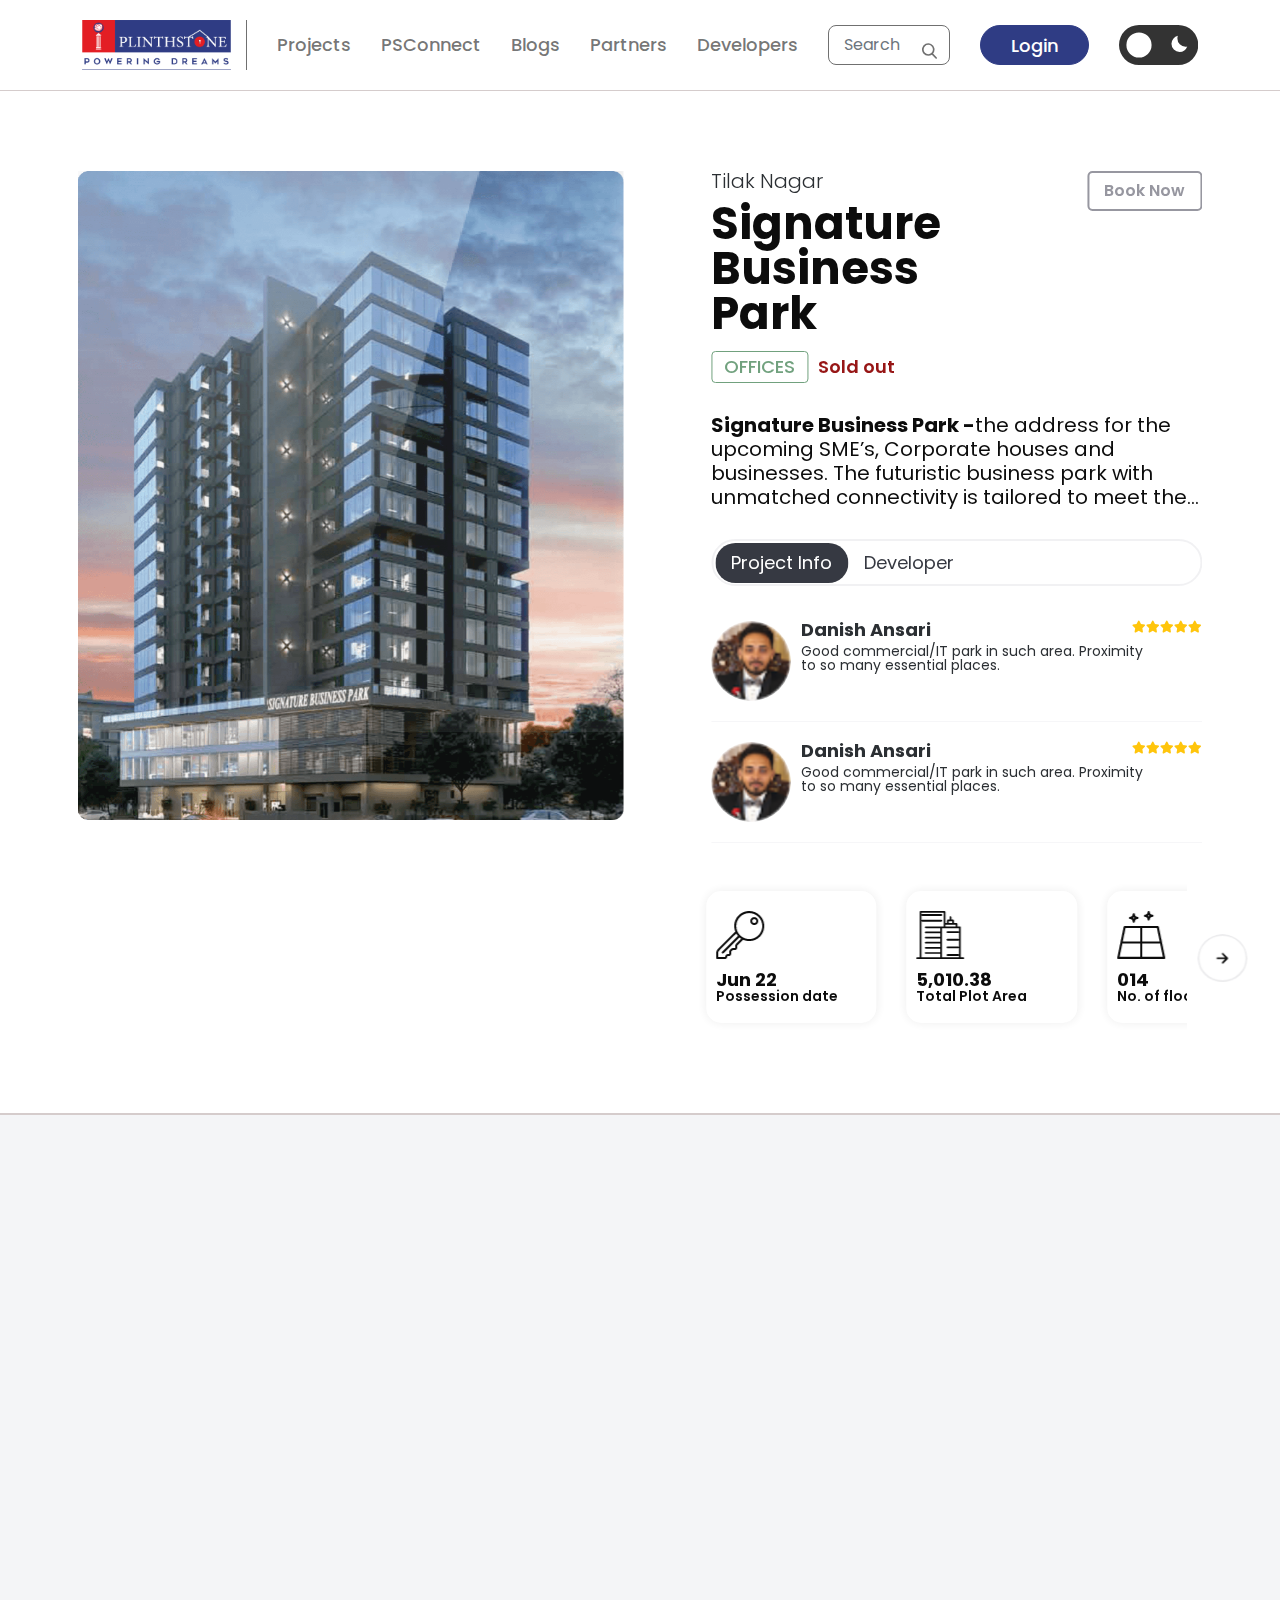
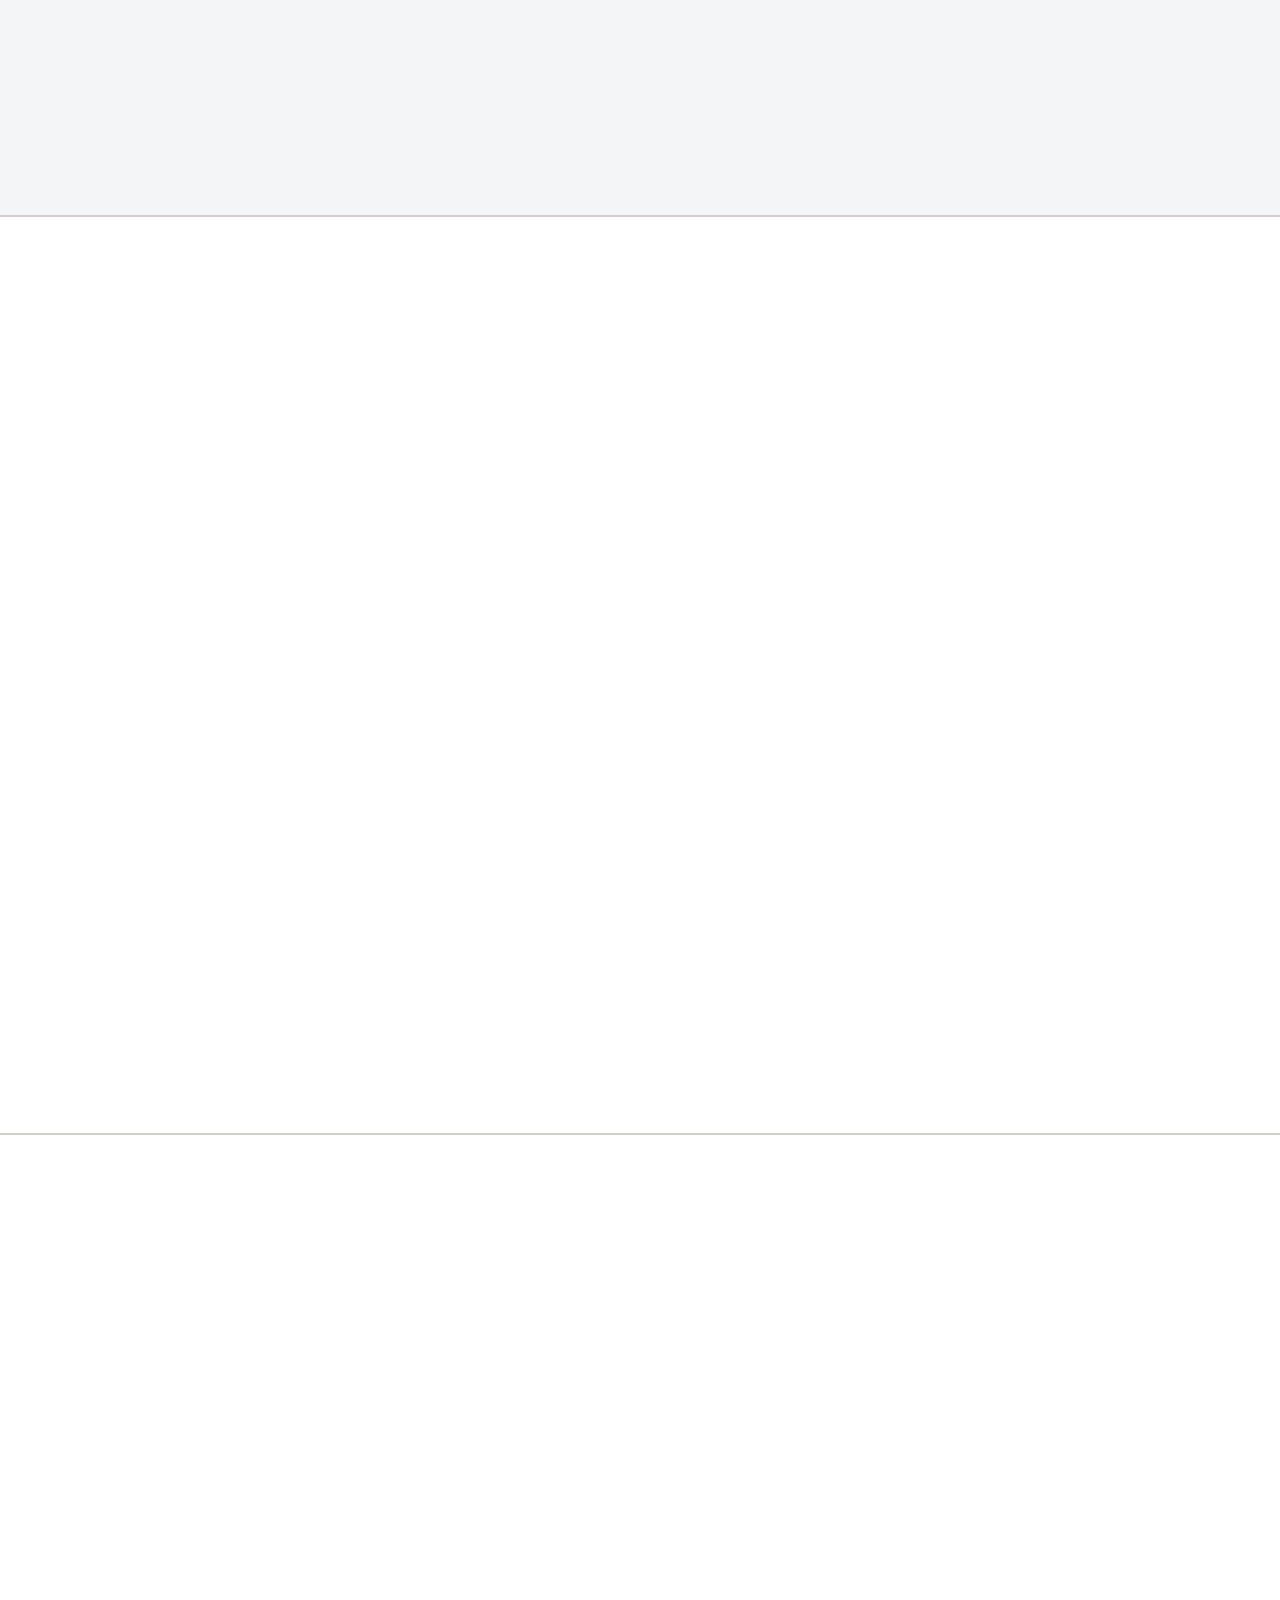
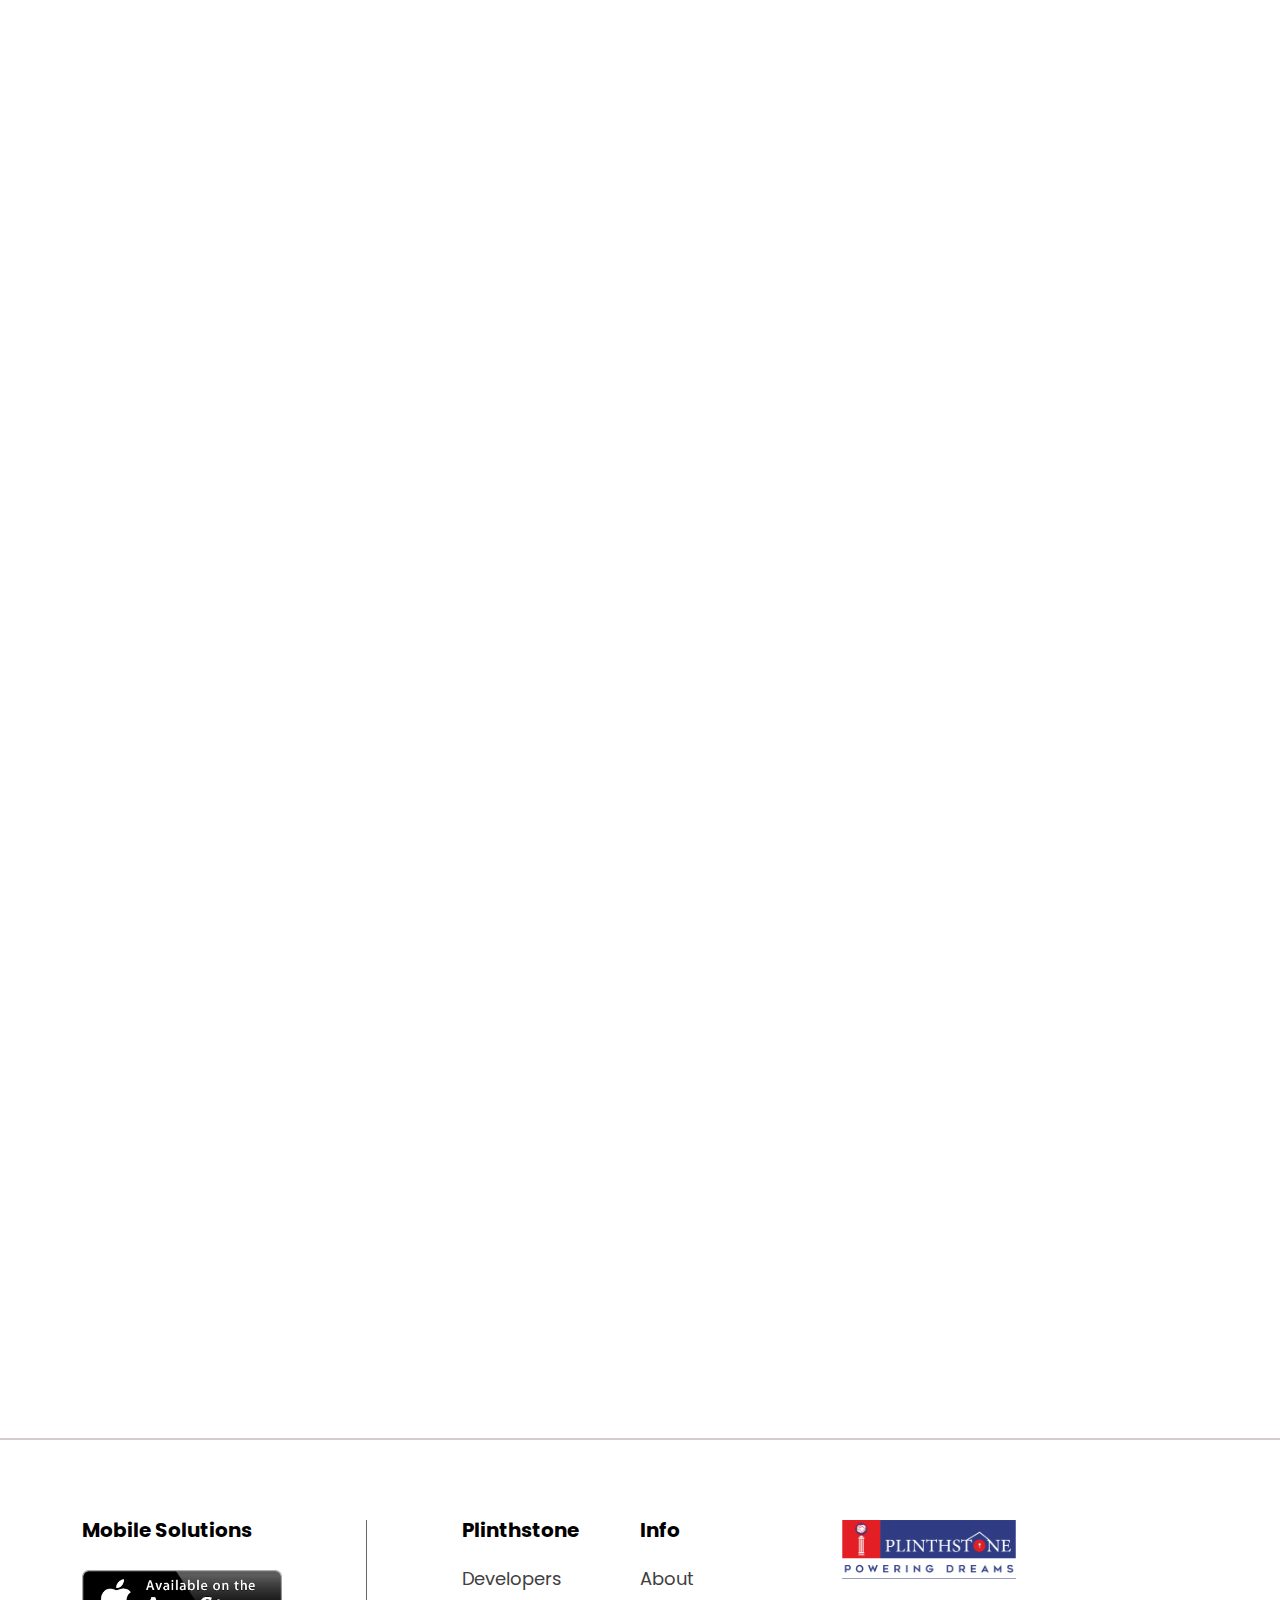
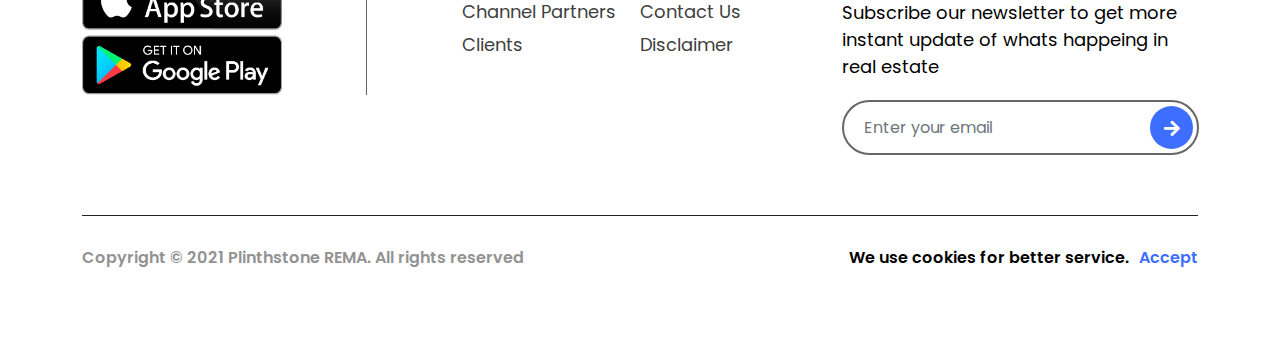
<file: property-details.html>
<!DOCTYPE html>
<html lang="en">

<head>
  <meta charset="utf-8">
  <meta http-equiv="X-UA-Compatible" content="IE=edge">
  <meta name="viewport" content="width=device-width, initial-scale=1, maximum-scale=1, user-scalable=no">
  <!-- The above 3 meta tags *must* come first in the head; any other head content must come *after* these tags -->
  <meta name="description" content="">
  <meta name="author" content="">
  <link rel="icon" href="images/favicon.png">
  <title>Plinthstone</title>
  <!-- CSS -->
  <link rel="preconnect" href="https://fonts.gstatic.com">
  <link href="https://fonts.googleapis.com/css2?family=Poppins:wght@300;400;500;600;700&display=swap" rel="stylesheet">
  <link href="css/bootstrap.min.css" rel="stylesheet">
  <link href="css/all.css" rel="stylesheet">
  <link href="js/slider/swiper-bundle.min.css" rel="stylesheet">
  <link href="js/video-custom/video-style.css" rel="stylesheet">
  <link href="css/template.css" rel="stylesheet">
  <link href="css/responsive.css" rel="stylesheet">
</head>

<body>
  <header>
    <nav class="navbar navbar-expand-xl navbar-light">
      <div class="container">
        <a class="navbar-brand" href="index.html">
          <img src="images/logo.png" alt="logo">
        </a>
        <button type="button" class="navbar-toggle x collapsed" data-bs-toggle="collapse"
          data-bs-target="#navbarSupportedContent" aria-controls="navbarSupportedContent" aria-expanded="false"
          aria-label="Toggle navigation">
          <span class="icon-bar"></span>
          <span class="icon-bar"></span>
          <span class="icon-bar"></span>
        </button>
        <!-- <button class="navbar-toggler" type="button" data-bs-toggle="collapse" data-bs-target="#navbarSupportedContent"
          aria-controls="navbarSupportedContent" aria-expanded="false" aria-label="Toggle navigation">
          <span class="navbar-toggler-icon"></span>
        </button> -->
        <div class="collapse navbar-collapse" id="navbarSupportedContent">
          <ul class="navbar-nav me-auto mb-2 mb-lg-0">
            <li class="nav-item">
              <a class="nav-link" aria-current="page" href="javascript:void(0);">Projects</a>
            </li>
            <li class="nav-item">
              <a class="nav-link" href="javascript:void(0);">PSConnect</a>
            </li>
            <li class="nav-item">
              <a class="nav-link" href="javascript:void(0);">Blogs</a>
            </li>
            <li class="nav-item">
              <a class="nav-link" href="channel-partners.html">Partners</a>
            </li>
            <li class="nav-item">
              <a class="nav-link" href="developers.html">Developers</a>
            </li>
          </ul>
          <div class="header-btns">
            <form class="search-form-header">
              <input class="form-control" placeholder="Search" aria-label="Search">
            </form>
            <div class="btn-header-login">
              <a href="javascript:void(0);" class="btn btn-fill login-btn">Login</a>
              <!-- <a href="javascript:void(0);" class="btn btn-line register-btn">partners</a> -->
            </div>
            <div class="dark-mode-togle">
              <a href="javascript:void(0);" class="darkmode-toggle">
                <svg xmlns="http://www.w3.org/2000/svg" height="40" viewBox="0 0 107 54">
                  <path id="darkmode-toggle"
                    d="M-259,55h-53a26.831,26.831,0,0,1-10.509-2.122,26.911,26.911,0,0,1-8.582-5.786,26.91,26.91,0,0,1-5.786-8.582A26.831,26.831,0,0,1-339,28a26.83,26.83,0,0,1,2.122-10.509,26.911,26.911,0,0,1,5.786-8.582,26.911,26.911,0,0,1,8.582-5.786A26.83,26.83,0,0,1-312,1h53a26.831,26.831,0,0,1,10.51,2.122,26.909,26.909,0,0,1,8.582,5.786,26.91,26.91,0,0,1,5.786,8.582A26.831,26.831,0,0,1-232,28a26.832,26.832,0,0,1-2.122,10.51,26.909,26.909,0,0,1-5.786,8.582,26.909,26.909,0,0,1-8.582,5.786A26.832,26.832,0,0,1-259,55Zm-53-44a17.019,17.019,0,0,0-17,17,17.019,17.019,0,0,0,17,17,17.019,17.019,0,0,0,17-17A17.019,17.019,0,0,0-312,11Zm52.483,4.626a11.03,11.03,0,0,0-6.183,3.8,11.022,11.022,0,0,0-2.472,6.948,10.929,10.929,0,0,0,3.222,7.779,10.927,10.927,0,0,0,7.778,3.221,10.923,10.923,0,0,0,6.382-2.039,10.972,10.972,0,0,0,3.963-5.211,11.046,11.046,0,0,1-2.344.25,11.012,11.012,0,0,1-11-11A10.977,10.977,0,0,1-259.517,15.626Z"
                    transform="translate(339 -1)" fill="#333" />
                </svg>
              </a>
            </div>
          </div>
        </div>
      </div>
    </nav>
  </header>
  <!-- Header End -->

  <!-- Property Details Main -->
  <section class="property-details-section">
    <div class="container">
      <div class="row">
        <div class="col-lg-6">
          <div class="img-property gs_reveal gs_reveal_fromLeft">
            <img src="images/property-details.png" alt="img">
          </div>
        </div>
        <div class="col-lg-6">
          <div class="text-wrap-pdb  gs_reveal gs_reveal_fromRight">
            <div class="property-detail-box">
              <div class="content-part-prod">
                <span>Tilak Nagar</span>
                <h2>Signature
                  Business Park</h2>
                <div class="property-type">
                  <a href="#">OFFICES</a> <span class="sold-out">Sold out</span>
                </div>
                <div class="content-property-m">

                  <p><b>Signature Business Park -</b>the address for the upcoming SME’s, Corporate houses and
                    businesses.
                    The futuristic business park
                    with unmatched connectivity is tailored to meet the growing needs of new age business.

                    The business park offers Self-Contained office spaces in a 14 storied ultra architectural marvel
                    with
                    all modern business facilities & amenities that will amplify the business growth. </p>
                </div>
                <a href="#" class="booknow-btn unactive">Book Now</a>
              </div>
            </div>
            <div class="tab-section-property">
              <nav>
                <div class="nav nav-tabs" id="nav-tab" role="tablist">
                  <a class="nav-link active" id="projectinfo-tab" data-bs-toggle="tab" data-bs-target="#projectinfo"
                    role="tab" aria-controls="projectinfo" aria-selected="true">Project Info</a>
                  <a class="nav-link" id="developers-tab" data-bs-toggle="tab" data-bs-target="#developers" role="tab"
                    aria-controls="developers" aria-selected="false">Developer</a>

                </div>
              </nav>
              <div class="tab-content" id="nav-tabContent">
                <div class="tab-pane fade show active" id="projectinfo" role="tabpanel"
                  aria-labelledby="projectinfo-tab">
                  <div class="user-rating-main">
                    <div class="user-avtar">
                      <img src="images/user-img.png" alt="img">
                    </div>
                    <div class="content-ur">
                      <h4>Danish Ansari</h4>
                      <p>Good commercial/IT park in such area. Proximity to so many essential places.</p>
                    </div>
                    <span>
                      <i class="fas fa-star"></i>
                      <i class="fas fa-star"></i>
                      <i class="fas fa-star"></i>
                      <i class="fas fa-star"></i>
                      <i class="fas fa-star"></i>
                    </span>
                  </div>
                  <div class="user-rating-main">
                    <div class="user-avtar">
                      <img src="images/user-img.png" alt="img">
                    </div>
                    <div class="content-ur">
                      <h4>Danish Ansari</h4>
                      <p>Good commercial/IT park in such area. Proximity to so many essential places.</p>
                    </div>
                    <span>
                      <i class="fas fa-star"></i>
                      <i class="fas fa-star"></i>
                      <i class="fas fa-star"></i>
                      <i class="fas fa-star"></i>
                      <i class="fas fa-star"></i>
                    </span>
                  </div>
                  <div class="user-rating-main">
                    <div class="user-avtar">
                      <img src="images/user-img.png" alt="img">
                    </div>
                    <div class="content-ur">
                      <h4>Danish Ansari</h4>
                      <p>Good commercial/IT park in such area. Proximity to so many essential places.</p>
                    </div>
                    <span>
                      <i class="fas fa-star"></i>
                      <i class="fas fa-star"></i>
                      <i class="fas fa-star"></i>
                      <i class="fas fa-star"></i>
                      <i class="fas fa-star"></i>
                    </span>
                  </div>
                  <div class="user-rating-main">
                    <div class="user-avtar">
                      <img src="images/user-img.png" alt="img">
                    </div>
                    <div class="content-ur">
                      <h4>Danish Ansari</h4>
                      <p>Good commercial/IT park in such area. Proximity to so many essential places.</p>
                    </div>
                    <span>
                      <i class="fas fa-star"></i>
                      <i class="fas fa-star"></i>
                      <i class="fas fa-star"></i>
                      <i class="fas fa-star"></i>
                      <i class="fas fa-star"></i>
                    </span>
                  </div>
                </div>
                <div class="tab-pane fade" id="developers" role="tabpanel" aria-labelledby="developers-tab">
                  <div class="user-rating-main">
                    <div class="user-avtar">
                      <img src="images/user-img.png" alt="img">
                    </div>
                    <div class="content-ur">
                      <h4>Danish Ansari</h4>
                      <p>Good commercial/IT park in such area. Proximity to so many essential places.</p>
                    </div>
                    <span>
                      <i class="fas fa-star"></i>
                      <i class="fas fa-star"></i>
                      <i class="fas fa-star"></i>
                      <i class="fas fa-star"></i>
                      <i class="fas fa-star"></i>
                    </span>
                  </div>

                </div>

              </div>
            </div>

            <div class="p-details-slider">
              <!-- Swiper -->
              <div class="swiper-container property-d">
                <div class="swiper-wrapper">
                  <div class="swiper-slide">
                    <div class="project-d-box">
                      <div class="icon-pdb">
                        <img src="images/project-details-icon-1.png" alt="icon">
                      </div>
                      <h2>Jun 22</h2>
                      <p>Possession date</p>
                    </div>
                  </div>
                  <div class="swiper-slide">
                    <div class="project-d-box">
                      <div class="icon-pdb">
                        <img src="images/project-details-icon-2.png" alt="icon">
                      </div>
                      <h2>5,010.38 </h2>
                      <p>Total Plot Area </p>
                    </div>
                  </div>
                  <div class="swiper-slide">
                    <div class="project-d-box">
                      <div class="icon-pdb">
                        <img src="images/project-details-icon-3.png" alt="icon">
                      </div>
                      <h2>014</h2>
                      <p>No. of floors</p>
                    </div>
                  </div>
                  <div class="swiper-slide">
                    <div class="project-d-box">
                      <div class="icon-pdb">
                        <img src="images/project-details-icon-1.png" alt="icon">
                      </div>
                      <h2>Jun 22</h2>
                      <p>Possession date</p>
                    </div>
                  </div>
                  <div class="swiper-slide">
                    <div class="project-d-box">
                      <div class="icon-pdb">
                        <img src="images/project-details-icon-2.png" alt="icon">
                      </div>
                      <h2>Jun 22</h2>
                      <p>Possession date</p>
                    </div>
                  </div>
                </div>
                <div class="swiper-pagination"></div>
              </div>
              <div class="swiper-button-next pro-d"></div>
            </div>
          </div>
        </div>
      </div>
    </div>
  </section>
  <!-- Property Details Main -->

  <!-- Project gallery Section  -->
  <section class="project-gallery-section">
    <div class="container">
      <div class="row">
        <div class="col-md-6">
          <div class="heading-part-pgs gs_reveal gs_reveal_fromLeft">
            <span>Project Gallery</span>
            <form>
              <div class="pg-selection">
                <select class="form-select" id="validationDefault04">
                  <option selected value="">Amenities</option>
                  <option>...</option>
                </select>
              </div>
            </form>
          </div>
        </div>
        <div class="col-md-6">
          <div class="select-box-pgs gs_reveal gs_reveal_fromRight">
            <form>
              <div class="pg-selection">
                <select class="form-select" id="validationDefault04">
                  <option selected value="">INTERNAL AMENITIES </option>
                  <option>...</option>
                </select>
              </div>
            </form>
          </div>
        </div>

        <div class="col-12">
          <div class="slider-part-pgs gs_reveal">
            <!-- Swiper -->
            <div class="swiper-container property-f ">
              <div class="swiper-wrapper">
                <div class="swiper-slide">
                  <div class="project-f-box">
                    <div class="h-part-pf-box">
                      <h4 class="tag grn">
                        <span>#1</span>
                        AIS Glass
                      </h4>
                      <a href="#">
                        <svg xmlns="http://www.w3.org/2000/svg" width="12.287" height="12.3" viewBox="0 0 12.287 12.3"
                          fill="#707070" stroke="#707070" stroke-width="1">
                          <path id="Union_1" data-name="Union 1"
                            d="M-2803.875,11.162a.45.45,0,0,1,0-.622l9.656-9.656h-6.368a.437.437,0,0,1-.443-.442.437.437,0,0,1,.443-.442h7.322a.438.438,0,0,1,.364.188.437.437,0,0,1,.188.364V7.874a.436.436,0,0,1-.442.442.437.437,0,0,1-.442-.442V1.507l-9.657,9.67a.486.486,0,0,1-.318.124A.443.443,0,0,1-2803.875,11.162Z"
                            transform="translate(2804.5 0.5)" />
                        </svg>
                      </a>
                    </div>
                    <div class="p-feature-box">
                      <div class="img-feature">
                        <img src="images/feature-img-1.png" alt="img">
                      </div>
                      <h3>Premium
                        Glass Facade</h3>
                    </div>
                  </div>
                </div>
                <div class="swiper-slide">
                  <div class="project-f-box">
                    <div class="h-part-pf-box">
                      <h4 class="tag per">
                        <span>#1</span>
                        AIS Glass
                      </h4>
                      <a href="#">
                        <svg xmlns="http://www.w3.org/2000/svg" width="12.287" height="12.3" viewBox="0 0 12.287 12.3"
                          fill="#707070" stroke="#707070" stroke-width="1">
                          <path id="Union_1" data-name="Union 1"
                            d="M-2803.875,11.162a.45.45,0,0,1,0-.622l9.656-9.656h-6.368a.437.437,0,0,1-.443-.442.437.437,0,0,1,.443-.442h7.322a.438.438,0,0,1,.364.188.437.437,0,0,1,.188.364V7.874a.436.436,0,0,1-.442.442.437.437,0,0,1-.442-.442V1.507l-9.657,9.67a.486.486,0,0,1-.318.124A.443.443,0,0,1-2803.875,11.162Z"
                            transform="translate(2804.5 0.5)" />
                        </svg>
                      </a>
                    </div>
                    <div class="p-feature-box">
                      <div class="img-feature">
                        <img src="images/feature-img-2.png" alt="img">
                      </div>
                      <h3>Grand Designer
                        Entrance Lobby</h3>
                    </div>
                  </div>
                </div>
                <div class="swiper-slide">
                  <div class="project-f-box">
                    <div class="h-part-pf-box">
                      <h4 class="tag blck">
                        <span>#1</span>
                        AIS Glass
                      </h4>
                      <a href="#">
                        <svg xmlns="http://www.w3.org/2000/svg" width="12.287" height="12.3" viewBox="0 0 12.287 12.3"
                          fill="#707070" stroke="#707070" stroke-width="1">
                          <path id="Union_1" data-name="Union 1"
                            d="M-2803.875,11.162a.45.45,0,0,1,0-.622l9.656-9.656h-6.368a.437.437,0,0,1-.443-.442.437.437,0,0,1,.443-.442h7.322a.438.438,0,0,1,.364.188.437.437,0,0,1,.188.364V7.874a.436.436,0,0,1-.442.442.437.437,0,0,1-.442-.442V1.507l-9.657,9.67a.486.486,0,0,1-.318.124A.443.443,0,0,1-2803.875,11.162Z"
                            transform="translate(2804.5 0.5)" />
                        </svg>
                      </a>
                    </div>
                    <div class="p-feature-box">
                      <div class="img-feature">
                        <img src="images/feature-img-3.png" alt="img">
                      </div>
                      <h3>High Speed
                        Elavators</h3>
                    </div>
                  </div>
                </div>
                <div class="swiper-slide">
                  <div class="project-f-box">
                    <div class="h-part-pf-box">
                      <h4 class="tag gry">
                        <span>#1</span>
                        AIS Glass
                      </h4>
                      <a href="#">
                        <svg xmlns="http://www.w3.org/2000/svg" width="12.287" height="12.3" viewBox="0 0 12.287 12.3"
                          fill="#707070" stroke="#707070" stroke-width="1">
                          <path id="Union_1" data-name="Union 1"
                            d="M-2803.875,11.162a.45.45,0,0,1,0-.622l9.656-9.656h-6.368a.437.437,0,0,1-.443-.442.437.437,0,0,1,.443-.442h7.322a.438.438,0,0,1,.364.188.437.437,0,0,1,.188.364V7.874a.436.436,0,0,1-.442.442.437.437,0,0,1-.442-.442V1.507l-9.657,9.67a.486.486,0,0,1-.318.124A.443.443,0,0,1-2803.875,11.162Z"
                            transform="translate(2804.5 0.5)" />
                        </svg>
                      </a>
                    </div>
                    <div class="p-feature-box">
                      <div class="img-feature">
                        <img src="images/feature-img-4.png" alt="img">
                      </div>
                      <h3>Premium
                        Club Experiences</h3>
                    </div>
                  </div>
                </div>
                <div class="swiper-slide">
                  <div class="project-f-box">
                    <div class="h-part-pf-box">
                      <h4 class="tag grn">
                        <span>#1</span>
                        AIS Glass
                      </h4>
                      <a href="#">
                        <svg xmlns="http://www.w3.org/2000/svg" width="12.287" height="12.3" viewBox="0 0 12.287 12.3"
                          fill="#707070" stroke="#707070" stroke-width="1">
                          <path id="Union_1" data-name="Union 1"
                            d="M-2803.875,11.162a.45.45,0,0,1,0-.622l9.656-9.656h-6.368a.437.437,0,0,1-.443-.442.437.437,0,0,1,.443-.442h7.322a.438.438,0,0,1,.364.188.437.437,0,0,1,.188.364V7.874a.436.436,0,0,1-.442.442.437.437,0,0,1-.442-.442V1.507l-9.657,9.67a.486.486,0,0,1-.318.124A.443.443,0,0,1-2803.875,11.162Z"
                            transform="translate(2804.5 0.5)" />
                        </svg>
                      </a>
                    </div>
                    <div class="p-feature-box">
                      <div class="img-feature">
                        <img src="images/feature-img-1.png" alt="img">
                      </div>
                      <h3>Premium
                        Glass Facade</h3>
                    </div>
                  </div>
                </div>

              </div>
              <div class="swiper-pagination"></div>
            </div>
            <div class="swiper-button-next pf-next"></div>
          </div>
        </div>

      </div>
    </div>
  </section>
  <!-- Project gallery Section  -->


  <!-- Project gallery Section  -->
  <section class="project-gallery-section-gd">
    <div class="container">
      <div class="row">
        <div class="col-lg-12">
          <div class="heading-part-pggd gs_reveal">
            <h2>Project Gallery</h2>
          </div>
        </div>

        <div class="col-lg-6">
          <div class="g-drive-images gs_reveal">
            <!-- Swiper -->

            <div style="--swiper-navigation-color: #fff; --swiper-pagination-color: #fff"
              class="swiper-container gallery-slider-fb">
              <div class="swiper-wrapper">
                <div class="swiper-slide">
                  <img src="images/gdrive-img-1.png" />
                </div>
                <div class="swiper-slide">
                  <img src="images/gdrive-img-2.png" />
                </div>
                <div class="swiper-slide">
                  <img src="images/gdrive-img-3.png" />
                </div>
                <div class="swiper-slide">
                  <img src="images/gdrive-img-4.png" />
                </div>
              </div>

            </div>
            <div thumbsSlider="" class="swiper-container gallery-slider-fa">
              <div class="swiper-wrapper">
                <div class="swiper-slide">
                  <img src="images/gdrive-img-1.png" />
                </div>
                <div class="swiper-slide">
                  <img src="images/gdrive-img-2.png" />
                </div>
                <div class="swiper-slide">
                  <img src="images/gdrive-img-3.png" />
                </div>
                <div class="swiper-slide">
                  <img src="images/gdrive-img-4.png" />
                </div>
              </div>
            </div>
            <div class="title-part-drive">
              <h2>Rooftop Amenities</h2>
              <div class="share-via">
                <div class="left-sv">
                  <span>
                    <img src="images/drive-section.png" alt="img">
                  </span>
                  <h4>Share via Google Drive</h4>
                </div>
                <a href="#" class="btn-drive">10 items</a>
              </div>
            </div>
          </div>
        </div>
        <div class="col-lg-6">
          <div class="g-drive-images gs_reveal">
            <!-- Swiper -->

            <div style="--swiper-navigation-color: #fff; --swiper-pagination-color: #fff"
              class="swiper-container gallery-slider-sb">
              <div class="swiper-wrapper">
                <div class="swiper-slide">
                  <img src="images/gdrive-img-5.png" />
                </div>
                <div class="swiper-slide">
                  <img src="images/gdrive-img-6.png" />
                </div>
                <div class="swiper-slide">
                  <img src="images/gdrive-img-7.png" />
                </div>
                <div class="swiper-slide">
                  <img src="images/gdrive-img-8.png" />
                </div>
              </div>

            </div>
            <div thumbsSlider="" class="swiper-container gallery-slider-sa">
              <div class="swiper-wrapper">
                <div class="swiper-slide">
                  <img src="images/gdrive-img-5.png" />
                </div>
                <div class="swiper-slide">
                  <img src="images/gdrive-img-6.png" />
                </div>
                <div class="swiper-slide">
                  <img src="images/gdrive-img-7.png" />
                </div>
                <div class="swiper-slide">
                  <img src="images/gdrive-img-8.png" />
                </div>
              </div>
            </div>
            <div class="title-part-drive">
              <h2>Rooftop Amenities</h2>
              <div class="share-via">
                <div class="left-sv">
                  <span>
                    <img src="images/drive-section.png" alt="img">
                  </span>
                  <h4>Share via Google Drive</h4>
                </div>
                <a href="#" class="btn-drive">10 items</a>
              </div>
            </div>
          </div>
        </div>


      </div>
    </div>
  </section>
  <!-- Project gallery Section  -->

  <!-- Map Section  -->

  <section class="map-section-main">
    <iframe
      src="https://www.google.com/maps/embed?pb=!1m18!1m12!1m3!1d235.6926743236496!2d72.89584697555034!3d19.06009728776234!2m3!1f0!2f0!3f0!3m2!1i1024!2i768!4f13.1!3m3!1m2!1s0x3be7c8a0fd34efd7%3A0xcb15bc1294f65074!2sSignature%20Business%20Park!5e0!3m2!1sen!2sin!4v1623168159683!5m2!1sen!2sin"
      allowfullscreen="" loading="lazy"></iframe>

    <div class="container">
      <div class="row">
        <div class="social-media-icon gs_reveal gs_reveal_fromRight
        ">
          <ul>
            <li>
              <a href="#">
                <img src="images/share-icon.png" alt="img">
              </a>
            </li>
            <li>
              <a href="#">
                <img src="images/like-icon.png" alt="img">
              </a>
            </li>
            <li>
              <a href="#">
                <img src="images/map-menu.png" alt="img">
              </a>
            </li>
          </ul>
        </div>
        <div class="col-lg-5">
          <div class="project-onmap gs_reveal gs_reveal_fromLeft">
            <div class="pd-main-onm">
              <span class="img-project-onm">
                <img src="images/property-img-2.png" alt="icon">
              </span>
              <div class="content-p-onm">
                <h4>Signature Business Park</h4>
                <p>Postal Colony Rd, Postal Colony,
                  Chembur, Mumbai, Maharashtra 400071</p>
                <span>
                  <p>5.0</p>
                  <ul>
                    <li>
                      <i class="fas fa-star"></i>
                    </li>
                    <li>
                      <i class="fas fa-star"></i>
                    </li>
                    <li>
                      <i class="fas fa-star"></i>
                    </li>
                    <li>
                      <i class="fas fa-star"></i>
                    </li>
                    <li>
                      <i class="fas fa-star"></i>
                    </li>
                  </ul>
                </span>
              </div>
            </div>
            <div class="btn-part-share">
              <a href="#" class="share-map-btn btn-fill">Share Map</a>
              <a href="#" class="whats-app-btn"><i class="fab fa-whatsapp"></i> Whatsapp</a>
            </div>
            <a href="#" class="click-toview">click here to view map on <b>Google Map</b></a>
          </div>

          <div class="nearby-project gs_reveal gs_reveal_fromLeft">
            <div class="tab-nbm">
              <nav>
                <div class="nav nav-tabs" id="nav-tab" role="tablist">
                  <a class="nav-link active" id="schools-tab" data-bs-toggle="tab" data-bs-target="#school" role="tab"
                    aria-controls="school" aria-selected="true">Schools</a>
                  <a class="nav-link" id="malls-n-tab" data-bs-toggle="tab" data-bs-target="#malls-n" role="tab"
                    aria-controls="malls-n" aria-selected="false">Malls</a>
                  <a class="nav-link" id="hodpital-n-tab" data-bs-toggle="tab" data-bs-target="#hodpital-n" role="tab"
                    aria-controls="hodpital-n" aria-selected="false">Hospital</a>

                  <a href="#"><img src="images/arrow-tab.png" alt="img"></a>
                </div>
              </nav>
              <div class="tab-content" id="nav-tabContent">
                <div class="tab-pane fade show active" id="school" role="tabpanel" aria-labelledby="schools-tab">
                  <div class="nb-f-property">
                    <div class="left-nearby">
                      <span class="icon-nb">
                        <img src="images/map-nb-icon.png" alt="icon">
                      </span>
                      <h2>Euro Kidz</h2>
                    </div>
                    <div class="right-nearby">
                      <p>1.5 km away</p>
                    </div>
                  </div>
                  <div class="nb-f-property">
                    <div class="left-nearby">
                      <span class="icon-nb">
                        <img src="images/map-nb-icon.png" alt="icon">
                      </span>
                      <h2>Euro Kidz</h2>
                    </div>
                    <div class="right-nearby">
                      <p>1.5 km away</p>
                    </div>
                  </div>
                  <div class="nb-f-property">
                    <div class="left-nearby">
                      <span class="icon-nb">
                        <img src="images/map-nb-icon.png" alt="icon">
                      </span>
                      <h2>Euro Kidz</h2>
                    </div>
                    <div class="right-nearby">
                      <p>1.5 km away</p>
                    </div>
                  </div>
                  <div class="nb-f-property">
                    <div class="left-nearby">
                      <span class="icon-nb">
                        <img src="images/map-nb-icon.png" alt="icon">
                      </span>
                      <h2>Euro Kidz</h2>
                    </div>
                    <div class="right-nearby">
                      <p>1.5 km away</p>
                    </div>
                  </div>
                  <div class="nb-f-property">
                    <div class="left-nearby">
                      <span class="icon-nb">
                        <img src="images/map-nb-icon.png" alt="icon">
                      </span>
                      <h2>Euro Kidz</h2>
                    </div>
                    <div class="right-nearby">
                      <p>1.5 km away</p>
                    </div>
                  </div>

                </div>
                <div class="tab-pane fade" id="malls-n" role="tabpanel" aria-labelledby="malls-n-tab">
                  <div class="nb-f-property">
                    <div class="left-nearby">
                      <span class="icon-nb">
                        <img src="images/map-nb-icon.png" alt="icon">
                      </span>
                      <h2>Euro Kidz</h2>
                    </div>
                    <div class="right-nearby">
                      <p>1.5 km away</p>
                    </div>
                  </div>
                  <div class="nb-f-property">
                    <div class="left-nearby">
                      <span class="icon-nb">
                        <img src="images/map-nb-icon.png" alt="icon">
                      </span>
                      <h2>Euro Kidz</h2>
                    </div>
                    <div class="right-nearby">
                      <p>1.5 km away</p>
                    </div>
                  </div>
                  <div class="nb-f-property">
                    <div class="left-nearby">
                      <span class="icon-nb">
                        <img src="images/map-nb-icon.png" alt="icon">
                      </span>
                      <h2>Euro Kidz</h2>
                    </div>
                    <div class="right-nearby">
                      <p>1.5 km away</p>
                    </div>
                  </div>


                </div>
                <div class="tab-pane fade" id="hodpital-n" role="tabpanel" aria-labelledby="hodpital-n-tab">
                  <div class="nb-f-property">
                    <div class="left-nearby">
                      <span class="icon-nb">
                        <img src="images/map-nb-icon.png" alt="icon">
                      </span>
                      <h2>Euro Kidz</h2>
                    </div>
                    <div class="right-nearby">
                      <p>1.5 km away</p>
                    </div>
                  </div>


                </div>
              </div>
            </div>


          </div>
        </div>

      </div>
    </div>


  </section>
  <!-- Map Section  -->


  <!-- Project gallery Section  -->
  <section class="project-details-file-section">
    <div class="container">
      <div class="row">
        <div class="col-lg-12">
          <div class="heading-part-pd gs_reveal">
            <h2>Project Details</h2>
          </div>
        </div>
      </div>
      <div class="row pd-files-row ">
        <div class="col-lg-4">
          <div class="cmn-box-pd-file gs_reveal">
            <div class="heading-part">
              <div class="left-hp-pd-file">
                <h2>Construction</h2>
              </div>
              <div class="right-hp-pd-file">
                <span>80%</span>
              </div>
              <div class="progress pd-cst">
                <div class="progress-bar" role="progressbar" style="width: 80%" aria-valuenow="25" aria-valuemin="0"
                  aria-valuemax="100"></div>
              </div>
            </div>
            <div class="maincontent-construction cmn height">
              <div class="icon-box-p-bar">
                <span class="icon-const">
                  <img src="images/const-icon-1.png" alt="icon">
                </span>
                <div class="content-const">
                  <h3>internal Finishing</h3>
                  <div class="progress pd-cst">
                    <div class="progress-bar" role="progressbar" style="width: 0%" aria-valuenow="25" aria-valuemin="0"
                      aria-valuemax="100"></div>
                  </div>
                  <p>0%</p>
                </div>
              </div>
              <div class="icon-box-p-bar">
                <span class="icon-const">
                  <img src="images/const-icon-1.png" alt="icon">
                </span>
                <div class="content-const">
                  <h3>internal Finishing</h3>
                  <div class="progress pd-cst">
                    <div class="progress-bar" role="progressbar" style="width: 0%" aria-valuenow="25" aria-valuemin="0"
                      aria-valuemax="100"></div>
                  </div>
                  <p>0%</p>
                </div>
              </div>
              <div class="icon-box-p-bar">
                <span class="icon-const">
                  <img src="images/const-icon-1.png" alt="icon">
                </span>
                <div class="content-const">
                  <h3>internal Finishing</h3>
                  <div class="progress pd-cst">
                    <div class="progress-bar" role="progressbar" style="width: 0%" aria-valuenow="25" aria-valuemin="0"
                      aria-valuemax="100"></div>
                  </div>
                  <p>0%</p>
                </div>
              </div>
              <div class="icon-box-p-bar">
                <span class="icon-const">
                  <img src="images/const-icon-1.png" alt="icon">
                </span>
                <div class="content-const">
                  <h3>internal Finishing</h3>
                  <div class="progress pd-cst">
                    <div class="progress-bar" role="progressbar" style="width: 0%" aria-valuenow="25" aria-valuemin="0"
                      aria-valuemax="100"></div>
                  </div>
                  <p>0%</p>
                </div>
              </div>
              <div class="icon-box-p-bar">
                <span class="icon-const">
                  <img src="images/const-icon-1.png" alt="icon">
                </span>
                <div class="content-const">
                  <h3>internal Finishing</h3>
                  <div class="progress pd-cst">
                    <div class="progress-bar" role="progressbar" style="width: 0%" aria-valuenow="25" aria-valuemin="0"
                      aria-valuemax="100"></div>
                  </div>
                  <p>0%</p>
                </div>
              </div>
              <div class="icon-box-p-bar">
                <span class="icon-const">
                  <img src="images/const-icon-1.png" alt="icon">
                </span>
                <div class="content-const">
                  <h3>internal Finishing</h3>
                  <div class="progress pd-cst">
                    <div class="progress-bar" role="progressbar" style="width: 0%" aria-valuenow="25" aria-valuemin="0"
                      aria-valuemax="100"></div>
                  </div>
                  <p>0%</p>
                </div>
              </div>
            </div>
            <div class="bottom-content-pd-file">
              <div class="left-b-pd-file">
                <p>Update Nov 2021</p>
              </div>
              <div class="right-b-pd-file">

              </div>
            </div>
          </div>
        </div>
        <div class="col-lg-4">
          <div class="cmn-box-pd-file gs_reveal">
            <div class="heading-part">
              <div class="left-hp-pd-file">
                <span>
                  <img src="images/document.png" alt="img">
                </span>
                <h2>Construction</h2>
              </div>
              <div class="right-hp-pd-file">

              </div>
            </div>
            <div class="maincontent-construction cmn height">
              <div class="icon-box-pdf-pd">
                <div class="content-pdf-pd">
                  <p>Document ID: <span>440346</span></p>
                  <h3>Copy of the legal title report</h3>
                </div>
                <span class="icon-pdf-pd">
                  <img src="images/pdf-icon.png" alt="icon">
                </span>
              </div>
              <div class="icon-box-pdf-pd">
                <div class="content-pdf-pd">
                  <p>Document ID: <span>440346</span></p>
                  <h3>Copy of the legal title report</h3>
                </div>
                <span class="icon-pdf-pd">
                  <img src="images/pdf-icon.png" alt="icon">
                </span>
              </div>
              <div class="icon-box-pdf-pd">
                <div class="content-pdf-pd">
                  <p>Document ID: <span>440346</span></p>
                  <h3>Copy of the legal title report</h3>
                </div>
                <span class="icon-pdf-pd">
                  <img src="images/pdf-icon.png" alt="icon">
                </span>
              </div>
              <div class="icon-box-pdf-pd">
                <div class="content-pdf-pd">
                  <p>Document ID: <span>440346</span></p>
                  <h3>Copy of the legal title report</h3>
                </div>
                <span class="icon-pdf-pd">
                  <img src="images/pdf-icon.png" alt="icon">
                </span>
              </div>
              <div class="icon-box-pdf-pd">
                <div class="content-pdf-pd">
                  <p>Document ID: <span>440346</span></p>
                  <h3>Copy of the legal title report</h3>
                </div>
                <span class="icon-pdf-pd">
                  <img src="images/pdf-icon.png" alt="icon">
                </span>
              </div>


            </div>
            <div class="bottom-content-pd-file">
              <div class="left-b-pd-file">
                <a href="#">maharerait.mahaonline.gov.in</a>
              </div>
              <div class="right-b-pd-file">
                <a href="#">
                  <img src="images/link-icon.png" alt="icon">
                </a>
              </div>
            </div>
          </div>
        </div>
        <div class="col-lg-4">
          <div class="cmn-box-pd-file gs_reveal">
            <div class="heading-part">
              <div class="left-hp-pd-file">
                <span>
                  <img src="images/home-loan.png" alt="img">
                </span>
                <h2>Home Loans</h2>
              </div>
              <div class="right-hp-pd-file">

              </div>
            </div>
            <div class="maincontent-construction cmn height">
              <div class="bank-box-main">
                <div class="bank-main">
                  <h3>HDFC BANK</h3>
                  <p>APF MUM/14/7819</p>
                </div>
                <span class="icon-bank-pd">
                  <img src="images/hdfc-bank.png" alt="icon">
                </span>
              </div>
              <div class="bank-box-main">
                <div class="bank-main">
                  <h3>ICICI BANK</h3>
                  <p>APF P970172</p>
                </div>
                <span class="icon-bank-pd">
                  <img src="images/axis-bank.png" alt="icon">
                </span>
              </div>
              <div class="bank-box-main">
                <div class="bank-main">
                  <h3>ICICI BANK</h3>
                  <p>APF P970172</p>
                </div>
                <span class="icon-bank-pd">
                  <img src="images/icic-bank.png" alt="icon">
                </span>
              </div>
              <div class="bank-box-main">
                <div class="bank-main">
                  <h3>HDFC BANK</h3>
                  <p>APF MUM/14/7819</p>
                </div>
                <span class="icon-bank-pd">
                  <img src="images/hdfc-bank.png" alt="icon">
                </span>
              </div>
              <div class="bank-box-main">
                <div class="bank-main">
                  <h3>ICICI BANK</h3>
                  <p>APF P970172</p>
                </div>
                <span class="icon-bank-pd">
                  <img src="images/axis-bank.png" alt="icon">
                </span>
              </div>
              <div class="bank-box-main">
                <div class="bank-main">
                  <h3>ICICI BANK</h3>
                  <p>APF P970172</p>
                </div>
                <span class="icon-bank-pd">
                  <img src="images/icic-bank.png" alt="icon">
                </span>
              </div>



            </div>
            <div class="bottom-content-pd-file">
              <div class="left-b-pd-file">
                <a href="#">List of approved banks</a>
              </div>
              <div class="right-b-pd-file">

              </div>
            </div>
          </div>
        </div>
      </div>
    </div>
  </section>
  <!-- Project gallery Section  -->

  <!-- Footer Section Start -->
  <footer>
    <div class="container">
      <div class="row">
        <div class="col-sm-6 col-lg-4">
          <div class="mobile-solution">
            <h2>Mobile Solutions</h2>

            <div class="appstore-btn">
              <a href="#" class="appstore-icon">
                <img src="images/app-store-icon.png" alt="img">
              </a>
              <a href="#" class="playstore-icon">
                <img src="images/play-store-icon.png" alt="img">
              </a>
            </div>
          </div>
        </div>
        <div class="col-sm-6 col-lg-4">
          <div class="link-footer">
            <div class="footer-link-cmn">
              <h2>Plinthstone</h2>
              <ul>
                <li>
                  <a href="developers.html">Developers</a>
                </li>
                <li>
                  <a href="channel-partners.html">Channel Partners </a>
                </li>
                <li>
                  <a href="#">Clients </a>
                </li>
              </ul>
            </div>
            <div class="footer-link-cmn">
              <h2>Info</h2>
              <ul>
                <li>
                  <a href="#">About</a>
                </li>
                <li>
                  <a href="#">Contact Us</a>
                </li>
                <li>
                  <a href="#">Disclaimer </a>
                </li>
              </ul>
            </div>
          </div>
        </div>
        <div class="col-lg-4">
          <div class="footer-c-details">
            <a href="#" class="logo-footer">
              <img src="images/logo.png" alt="img">
            </a>
            <p>Subscribe our newsletter to get more instant update of whats happeing in real estate</p>

            <form class="form-subscribe" action="#">
              <div class="input-group">
                <input type="text" class="form-control" placeholder="Enter your email">
                <span class="input-group-btn">
                  <a class="btn"><i class="fas fa-arrow-right"></i></a>
                </span>
              </div>
            </form>
          </div>
        </div>

        <div class="col-12">
          <div class="main-bootom-footer-bar">
            <div>
              <p>Copyright © 2021 Plinthstone REMA. All rights reserved</p>
            </div>
            <div class="cookey-part">
              <p>We use cookies for better service.</p> <a href="#">Accept</a>
            </div>
          </div>
        </div>
      </div>
    </div>
  </footer>


  </div>
  </div>
  </section>
  <!-- Script Part Start -->
  <script src="js/jquery.min.js"></script>
  <!-- For Sticky Header -->
  <script>
    jQuery(window).scroll(function () {
      var width = jQuery(window).width();
      if (jQuery(this).scrollTop() > 1) {
        jQuery('header').addClass("sticky");
      }
      else {
        jQuery('header').removeClass("sticky");
      }
    });
  </script>
  <script src="js/popper.min.js"></script>
  <script src="js/bootstrap.min.js"></script>
  <script src="js/slider/swiper-bundle.min.js"></script>
  <script>
    var swiper = new Swiper(".banner-slider", {
      loop: true,

    });

    // 

    var swiper = new Swiper(".property-d", {
      slidesPerView: 2.5,
      loop: true,
      spaceBetween: 10,
      navigation: {
        nextEl: ".pro-d",
      },
      pagination: {
        el: ".swiper-pagination",
        clickable: true,
      },
      breakpoints: {
        319: {
          slidesPerView: 1.5,
          spaceBetween: 10,


        },
        450: {
          slidesPerView: 2.5,
          spaceBetween: 10,
        },
        768: {
          slidesPerView: 2.5,
          spaceBetween: 20,
        },
        1024: {
          slidesPerView: 2.5,
          spaceBetween: 10,
        },
      },
    });

    // 

    var swiper = new Swiper(".property-f", {
      slidesPerView: 4.5,
      loop: true,
      spaceBetween: 30,
      navigation: {
        nextEl: ".pf-next",
      },
      pagination: {
        el: ".swiper-pagination",
        clickable: true,
      },
      breakpoints: {
        319: {
          slidesPerView: 1,
          spaceBetween: 30,
        },

        768: {
          slidesPerView: 2.5,
          spaceBetween: 20,
        },
        990: {
          slidesPerView: 3.5,
          spaceBetween: 20,
        },
        1025: {
          slidesPerView: 4.5,
          spaceBetween: 30,
        },
      },

    });



    // 
    var swiper = new Swiper(".gallery-slider-fa ", {
      spaceBetween: 10,
      slidesPerView: 4,
      freeMode: true,
      watchSlidesVisibility: true,
      watchSlidesProgress: true,
    });
    var swiper2 = new Swiper(".gallery-slider-fb", {
      spaceBetween: 10,
      thumbs: {
        swiper: swiper,
      },
    });


    // 
    var swiper = new Swiper(".gallery-slider-sa ", {
      spaceBetween: 10,
      slidesPerView: 4,
      freeMode: true,
      watchSlidesVisibility: true,
      watchSlidesProgress: true,
    });
    var swiper2 = new Swiper(".gallery-slider-sb", {
      spaceBetween: 10,
      thumbs: {
        swiper: swiper,
      },
    });







  </script>


  <script src="js/video-custom/video-js.js"></script>



  <!-- GSAP Animation -->
  <script src="js/animation/gsap.min.js"></script>
  <script src="js/animation/ScrollTrigger.min.js"></script>
  <script src="js/animation/cstanimation.js"></script>
</body>

</html>
</file>
<file: js/video-custom/video-style.css>
/* ==========================================================================
   #Custom HTML5 Video Player
   ========================================================================== */

:root {
  --youtube-red: #2F3C84;
}

.video-container {
  width: 100%;
  margin: 0 auto;
  position: relative;
  display: flex;
  flex-direction: column;
  justify-content: center;
  height: 800px;
  border-radius: 15px;
  overflow: hidden;
  box-shadow: 0px 0px 0px 0px rgb(0 0 0 / 8%);
}
.video-container video {
  width: 100%;
  height: 100%;
  border-radius: 4px;
  object-fit: cover;
}
.video-controls {
  right: 20px;
  left: 20px;
  padding: 10px;
  position: absolute;
  bottom: 30px;
  transition: all 0.2s ease;
  background-image: none;
  background: #fff;
  border-radius: 100px;
  padding: 10px 20px;
  box-shadow: 0px 0px 0px 0px rgb(0 0 0 / 7%);
}
.one-row-controls {
  display: flex;
  align-items: center;
  width: 100%;
  justify-content: space-between;
}
.one-row-controls .left-controls{
  display: flex;
  align-items: center;
  width: 80%;
}
.one-row-controls .right-controls {
  display: flex;
  width: 20%;
  align-items: center;
  justify-content: flex-end;
}

.video-controls.hide {
  opacity: 0;
  pointer-events: none;
}

.one-row-controls .left-controls .video-progress {
  position: relative;
  height: auto;
  margin-bottom: 10px;
  width: 80%;
  pointer-events: none;
}
.time {
  display: flex;
  width: 10%;
  align-items: center;
  justify-content: flex-start;
  color: #000;
  margin-left: 10px;
  font-weight: 500;
}
.time span{
  display: none;
}
.time #duration{
  display: none;
}

progress {
  -webkit-appearance: none;
  -moz-appearance: none;
  appearance: none;
  border-radius: 2px;
  width: 100%;
  height: 8.4px;
  pointer-events: none;
  position: absolute;
  top: 0;
}

progress::-webkit-progress-bar {
  background-color: #474545;
  border-radius: 2px;
}

progress::-webkit-progress-value {
  background: var(--youtube-red);
  border-radius: 2px;
}

progress::-moz-progress-bar {
  border: 1px solid var(--youtube-red);
  background: var(--youtube-red);
}

.seek {
  position: absolute;
  top: 0;
  width: 100%;
  cursor: pointer;
  margin: 0;
}

.seek:hover+.seek-tooltip {
  display: block;
}

.seek-tooltip {
  display: none;
  position: absolute;
  top: -50px;
  margin-left: -20px;
  font-size: 12px;
  padding: 3px;
  content: attr(data-title);
  font-weight: bold;
  color: #fff;
  background-color: rgba(0, 0, 0, 0.6);
}

.bottom-controls {
  display: flex;
  justify-content: space-between;
  align-items: center;
}

.left-controls {
  display: flex;
  align-items: center;
  color: #fff;
}

.volume-controls {
  display: flex;
  align-items: center;
  margin-right: 10px;
}

.volume-controls input {
  width: 100px;
  opacity: 1;
  transition: all 0.4s ease;
}

.volume-controls:hover input, .volume-controls input:focus {
  width: 100px;
  opacity: 1;
}

.video-container button {
  cursor: pointer;
  position: relative;
  margin-right: 7px;
  font-size: 12px;
  padding: 3px;
  border: none;
  outline: none;
  background-color: transparent;
}

.video-container button * {
  pointer-events: none;
}

.video-container button::before {
  content: attr(data-title);
  position: absolute;
  display: none;
  right: 0;
  top: -50px;
  background-color: rgba(0, 0, 0, 0.6);
  color: #fff;
  font-weight: bold;
  padding: 4px 6px;
  word-break: keep-all;
  white-space: pre;
}

.video-container button:hover::before {
  display: inline-block;
}

.video-container .fullscreen-button {
  margin-right: 0;
}

.video-container .pip-button svg {
  width: 26px;
  height: 26px;
}

.video-container .playback-animation {
  pointer-events: none;
  position: absolute;
  top: 50%;
  left: 50%;
  margin-left: -40px;
  margin-top: -40px;
  width: 80px;
  height: 80px;
  border-radius: 80px;
  background-color: rgba(0, 0, 0, 0.6);
  display: flex;
  justify-content: center;
  align-items: center;
  opacity: 0;
}

.video-container input[type=range] {
  -webkit-appearance: none;
  -moz-appearance: none;
  height: 8.4px;
  background: transparent;
  cursor: pointer;
}

.video-container input[type=range]:focus {
  outline: none;
}

.video-container input[type=range]::-webkit-slider-runnable-track {
  width: 100%;
  cursor: pointer;
  border-radius: 1.3px;
  -webkit-appearance: none;
  transition: all 0.4s ease;
}

.video-container input[type=range]::-webkit-slider-thumb {
  height: 16px;
  width: 16px;
  border-radius: 16px;
  background: var(--youtube-red);
  cursor: pointer;
  -webkit-appearance: none;
  margin-left: -1px;
}

.video-container input[type=range]:focus::-webkit-slider-runnable-track {
  background: transparent;
}

.video-container input[type=range].volume {
  height: 5px;
  background-color: #fff;
}

.video-container input[type=range].volume::-webkit-slider-runnable-track {
  background-color: transparent;
}

.video-container input[type=range].volume::-webkit-slider-thumb {
  margin-left: 0;
  height: 14px;
  width: 14px;
  background: #fff;
}

.video-container input[type=range]::-moz-range-track {
  width: 100%;
  height: 8.4px;
  cursor: pointer;
  border: 1px solid transparent;
  background: transparent;
  border-radius: 1.3px;
}

.video-container input[type=range]::-moz-range-thumb {
  height: 14px;
  width: 14px;
  border-radius: 50px;
  border: 1px solid var(--youtube-red);
  background: var(--youtube-red);
  cursor: pointer;
  margin-top: 5px;
}

.video-container input[type=range]:focus::-moz-range-track {
  outline: none;
}

.video-container input[type=range].volume::-moz-range-thumb {
  border: 1px solid #fff;
  background: #fff;
}

.video-container .hidden {
  display: none;
}

.video-container svg {
  width: 28px;
  height: 28px;
  fill: #000;
  stroke: #000;
  cursor: pointer;
}



.video-container input#volume {
  display: none;
}

.video-container .volume-button svg {
  width: 25px;
  height: 19px;
}
.video-container .fullscreen-button svg{
  width: 22px;
  height: 22px;
}
</file>
<file: css/responsive.css>
/*----------------

[2. Styles for devices(<= 1600px)]

*/
@media only screen and (max-width: 1920px) {
    .container-fluid{
        padding: 0px 200px;
    }


}
/*----------------

[2. Styles for devices(<= 1600px)]

*/
@media only screen and (max-width: 1600px) {
    .container-fluid{
        padding: 0px 100px;
    }


}
/*----------------

[2. Styles for devices(<= 1300px)]

*/
@media only screen and (max-width: 1500.99px) {
    .search-form-header::after{
        top: 18px;
    }
 

    .property-box-main .property-content-box .name-type .property-type a{
        font-size: 14px;
    }
    .property-box-main .price-by-btn .price-section h2 {
        font-size: 16px;
    }
    .property-box-main .price-by-btn .buynow-btn a {
        font-size: 16px;
    }
    .property-box-main .property-content-box .location-launching .launching h2{
        font-size: 16px;
    }


    /*  */

    .team-tab-section .avtar-img {
        display: flex;
        width: 80px;
        height: 80px;
    }    
    .team-tab-section .tab-content .avtar-img {
        display: flex;
        width: 100px;
        height: 100px;
    }
    .team-tab-section .nav-pills .nav-link .linkdin-btn a {
        font-size: 11px;
        padding: 6px 5px;
    }
    .team-tab-section .tab-content .linkdin-btn a{
        padding: 6px 5px;
    }

/*  */
    .team-tab-section .details-user p{
        font-size: 14px;
    }

    .team-tab-section .details-user h5{
        font-size: 14px;
    }

    .team-tab-section .details-user span{
        font-size: 16px;
    }



    /*  */
    .inner-page-banner .ip-banner-content h2 {
        font-size: 30px;
    }
    .singal-video-section .heading-part-video-s h2 {
        font-size: 35px;
    }


       
    /*  */

    .content-only-section .content-main-co p {
        font-size: 22px;
    }



    /*  */

    .property-details-section .text-wrap-pdb{
        width: 90%;
    }

    .project-f-box{
        padding: 30px;
    }


    .our-partnes-services-section .services-box-main h2 {
        font-size: 16px;
        line-height: 1.5;
    }    


    .p-feature-box h3 {
        font-size: 18px;
    }



}


@media only screen and (max-width: 1200.99px) {
    .navbar-collapse {
        flex-basis: 100%;
        flex-grow: 1;
        align-items: center;
        position: absolute;
        top: 103px;
        background: #fff;
        left: 0px;
        right: 0px;
        z-index: 999;
        padding: 0px 50px;
        border-bottom: 1px solid #D5CCCC
    }
    .navbar-toggle{
        display: flex;
    }
    header .navbar-nav{
        margin-top: 30px;
    }
    header .navbar-nav .nav-item {
        margin-right: 0px;
        margin-bottom: 15px;
    }
    .navbar-light .navbar-nav .nav-link {
        color: #707070;
    }
    .header-btns {
        display: flex;
        width: auto;
        flex-direction: row;
        margin-bottom: 30px;
    }
    .search-form-header {
        max-width: max-content;
    }
    .search-form-header::after {
        top: 12px;
    }
    .search-form-header {
        max-width: max-content;
    }
    .header-btns .btn-header-login {
        margin-left: 0px;
        margin:0px 15px;
    }
    .header-btns .dark-mode-togle {
        display: flex;
        margin-left: 0;
        align-items: center;
    }

    .team-tab-section .avtar-img {
        width: 60px;
        height: 60px;
    }
    .team-tab-section .details-user h2{
        font-size: 14px;
    }
    .team-tab-section .details-user p {
        font-size: 12px;
    }
    .team-tab-section .details-user span {
        font-size: 14px;
    }
    .team-tab-section .details-user .linkdin-profile-manmers{
        padding: 10px 0px;
    }
    .team-tab-section .details-user h5 {
        font-size: 12px;
        margin: 10px 0px 0;
    }
    .linkdin-profile-manmers h3 {
        font-size: 12px;
    }
    .team-tab-section .nav-pills .nav-link .linkdin-btn a{
        top: 15px;
        right: 15px;
    }

    /*  */
    .team-tab-section .tab-content .avtar-img {
        display: flex;
        width: 80px;
        height: 80px;
    }
    .team-tab-section .tab-content .details-user h2{
        font-size: 18px;
    }
    .prev-jobs{
        margin-top: 10%;
    }

    .team-tab-section .tab-content .details-user p {
        font-size: 14px;
    }
    .team-tab-section .tab-content .details-user span {
        font-size: 14px;
    }
    .team-tab-section .tab-content .details-user p {
        font-size: 12px;
    }
    .prev-jobs .job-boxmain .job-Content-wrape .job-details h2 {
        font-size: 16px;
    }
    .prev-jobs .job-boxmain {
        height: 250px;
        padding: 15px;
    }


    .our-partnes-services-section .services-box-main{
        padding: 30px;
    }
    .our-partnes-services-section .services-box-main h2 {
        font-size: 20px;
    }





/*  */
 

    .property-details-section .text-wrap-pdb {
        width: 100%;
    }

    .property-detail-box .content-part-prod h2 {
        max-width: 80%;
        font-size: 40px;
    }






}




/*----------------

[2. Styles for devices(<=1199px)]

*/
@media only screen and (max-width: 1140.99px) {
    .project-gallery-section{
        overflow: hidden;
    }
    
   
    /*  */
    .banner-section {
        padding: 70px 0px;
    }
    .banner-slider-main .banner-content h2 {
        font-size: 50px;
    }
    .banner-slider-main .banner-content p {
        margin: 15px 0px;
    }

    /*  */
    .parents-network-section{
        padding: 70px 0px;
    }
    .video-container{
        height: 700px;
    }
    .content-part-partners h2 {
        font-size: 40px;
    }
    .content-part-partners {
        width: 90%;
    }
    .inventrory-s .hpart-is p{
        font-size: 20px;
    }
    .content-part-partners .cacs .cs-part .content-cs-part p{
        font-size: 12px;
    }
    .content-part-partners .cacs .ca-part .content-ca-part p{
        font-size: 12px;
    }
    .inventrory-s .hpart-is h3{
        font-size: 18px;
    }
    .inv-s-count-main div p {
        font-size: 9px;
    }

    /*  */
    .plinthstone-rema-section .plinthstone-rema-content h2{
        font-size: 45px;
    }
    .plinthstone-rema-section .plinthstone-rema-content p {
        font-size: 14px;
    }   
    
    /*  */
    .discover-section{
padding: 70px 0px;
    }
    .discover-section .header-part-discover-s h2{
        font-size: 45px;
    }

    .load-more-btn {
        margin-top: 40px;
    }


    /*  */

    .meet-the-team-section{
        padding: 70px 0px;
    }
    .meet-the-team-section .header-part-mtt h2 {
        font-size: 45px;
    }
    .team-tab-section .avtar-img {
        width: 60px;
        height: 60px;
    }
    .team-tab-section .details-user h2{
        font-size: 14px;
    }
    .team-tab-section .details-user p {
        font-size: 12px;
    }
    .team-tab-section .details-user span {
        font-size: 14px;
    }
    .team-tab-section .details-user .linkdin-profile-manmers{
        padding: 10px 0px;
    }
    .team-tab-section .details-user h5 {
        font-size: 12px;
        margin: 10px 0px 0;
    }
    .linkdin-profile-manmers h3 {
        font-size: 12px;
    }
    .team-tab-section .nav-pills .nav-link .linkdin-btn a{
        top: 15px;
        right: 15px;
    }

    /*  */
    .team-tab-section .tab-content .avtar-img {
        display: flex;
        width: 80px;
        height: 80px;
    }
    .team-tab-section .tab-content .details-user h2{
        font-size: 18px;
    }
    .prev-jobs{
        margin-top: 10%;
    }

    .team-tab-section .tab-content .details-user p {
        font-size: 14px;
    }
    .team-tab-section .tab-content .details-user span {
        font-size: 14px;
    }
    .team-tab-section .tab-content .details-user p {
        font-size: 12px;
    }
    .prev-jobs .job-boxmain .job-Content-wrape .job-details h2 {
        font-size: 16px;
    }
    .prev-jobs .job-boxmain {
        height: 250px;
        padding: 15px;
    }


    /*  */
    footer {
        padding:70px 0px;
    }
    .mobile-solution {
        width: 90%;
    }
    .mobile-solution h2 {
        font-size: 18px;
    }
    .appstore-btn a {
        width: 170px;
    }    

    .footer-link-cmn h2 {
        font-size: 18px;
    }
    .footer-link-cmn li a{
        font-size: 14px;
    }
    .footer-c-details p {
        font-size: 14px;
        margin: 15px 0px;
    }
    .main-bootom-footer-bar {
        margin-top: 50px;
    }
    .main-bootom-footer-bar div p {
        font-size: 14px;
    }
    .main-bootom-footer-bar .cookey-part a {
        font-size: 14px;
    }



    /*  */
    .inner-page-banner{
        padding: 70px 0px;
    }
    .inner-page-banner .ip-banner-content h2 {
        font-size: 25px;
        margin: 20px 0px;
    }


    /*  */
    .singal-video-section{
        padding: 70px 0px;
    }
    .singal-video-section .heading-part-video-s h2 {
        font-size: 30px;
    }
    .singal-video-section .video-container {
        height: 550px;
    }
    /*  */
    .zig-zag-section{
     padding: 70px 0px;
    }
    .zig-zag-content h2 {
        font-size: 30px;
    }
    .zig-zag-content span {
        font-size: 20px;
        margin: 10px 0px;
    }


    /*  */

    .channel-partner .ip-banner-content p{
        max-width: 100%;
    }
    .channel-partner .ip-banner-content p {
        font-size: 20px;
    }

    .content-only-section {
        padding: 60px 0px;
    }
    .content-only-section .content-main-co p {
        font-size: 20px;
    }
    .btn-part-banner .btn {
        min-height: 45px;
    }
    .our-partnes-services-section{
        padding: 70px 0px;
    }



    /*  */
    .property-detail-box .content-part-prod span {
        font-size: 18px;
    }
    .property-detail-box .content-part-prod .content-property-m p {
        font-size: 16px;
    }
    .property-detail-box .content-part-prod .property-type span.sold-out {
        font-size: 16px;
    }
    .property-detail-box .content-part-prod .property-type a{
        font-size: 16px;
    }
    .tab-section-property .nav-tabs .nav-link{
        font-size: 16px;
    }
    .user-rating-main .user-avtar {
        width: 60px;
        height: 60px;
    }
    .user-rating-main .content-ur h4 {
        font-size: 16px;
    }
    .project-d-box h2{
        font-size: 16px;
    }



    /*  */
    .project-gallery-section .heading-part-pgs span {
        font-size: 20px;
    }
    .property-detail-box .content-part-prod .content-property-m p {
        font-size: 18px;
    }
    .slider-part-pgs {
        margin-top: 30px;
    }
    .project-gallery-section .heading-part-pgs form .pg-selection .form-select {
        font-size: 40px;
        background-size: 35px 25px;
        padding: 0px 50px 0px 0px;
    }
    .p-feature-box h3 {
        font-size: 18px;
    }
    .select-box-pgs .form-select {
        font-size: 16px;
    }

    /*  */
    .project-gallery-section-gd {
        padding: 70px 0px;
    }
    .project-gallery-section-gd .heading-part-pggd{
        padding-bottom: 20px;
        margin-bottom: 20px;
    }
    .project-gallery-section-gd .heading-part-pggd h2 {
        font-size: 40px;
        

    }


    /*  */
    .title-part-drive h2 {
        font-size: 30px;
    }
    .title-part-drive .left-sv h4 {
        font-size: 20px;
    }


    /*  */
    .content-p-onm h4{
        font-size: 18px;
    }
    .content-p-onm p {
        font-size: 16px;
    }
    .btn-part-share a{
        font-size: 16px;
    }
    .project-onmap .click-toview {
        margin-top: 20px;
    }
    .nearby-project .nav-tabs{
        padding: 0;
        border-radius: 0px;
        overflow: visible;
        border: none;
        display: flex;
        justify-content: space-between;
        align-items: center;
    }
    .nearby-project .nav-tabs .nav-link {
        padding: 10px 15px;
        font-size: 16px;
    }


    /*  */

    .project-details-file-section{
        padding: 70px 0px;
    }
    .project-details-file-section .heading-part-pd {
        padding-bottom: 20px;
        margin-bottom: 20px;
    }
    .project-details-file-section .heading-part-pd h2 {
        font-size: 45px;
    }
    .pd-files-row {
        margin-top: 50px;
    }
    .cmn-box-pd-file .heading-part .left-hp-pd-file h2 {
        font-size: 20px;
    }
    .cmn-box-pd-file .heading-part .right-hp-pd-file span {
        font-size: 18px;
    }
    .content-const h3 {
        font-size: 16px;
        margin-bottom: 5px;
    }
    .maincontent-construction.cmn.height{
        margin-top: 30px;
    }
    .maincontent-construction.cmn.height .icon-box-p-bar .icon-const {
        height: 30px;
    }
    .content-const .progress.pd-cst {
        margin-top: 0px;
        margin-bottom: 5px;
    }
    .content-const p {
        font-size: 14px;
    }
    .cmn-box-pd-file .heading-part .left-hp-pd-file span {
        height: 40px;
    }
    .icon-box-pdf-pd .content-pdf-pd p {
        font-size: 12px;
    }
    .icon-box-pdf-pd .content-pdf-pd h3 {
        font-size: 16px;
    }
    .bottom-content-pd-file .left-b-pd-file a {
        font-size: 15px;
    }
    .cmn-box-pd-file {
        padding:30px 15px;
    }

    /*  */
    .bank-box-main .bank-main h3 {
        font-size: 16px;
        margin-bottom: 5px;
    }
    .bank-box-main .bank-main p {
        font-size: 14px;
    }

    .bottom-content-pd-file {
        margin-top: 40px;
    }


    /*  */
    .property-details-section{
        padding: 70px 0px;
    }
    .project-gallery-section{
        padding: 70px 0px;
    }

}

/*--------------------

[3. Styles for devices(<=991px)]

*/
@media only screen and (max-width: 991.99px) {
    .header-btns {
        flex-direction: column;
    }
    .header-btns .btn-header-login{
        margin: 20px 0px;
    }



    /*  */
    .banner-section {
        padding: 60px 0px;
    }
    .banner-slider-main .banner-content h2 {
        font-size: 40px;
    }
    .banner-slider-main .banner-content {
        display: block;
        max-width: 100%;
        text-align: center;
        margin-bottom: 60px;
    }
 
    /*  */
    .parents-network-section {
        padding: 60px 0px;
    }

    .video-container{
        height: 600px;
    }

    /*  */
    .content-part-partners h2 {
        font-size: 38px;
        width: 100%;
    }
    .content-part-partners {
        width: 100%;
        margin-top: 30px;
    }


    /*  */
    .plinthstone-rema-section .plinthstone-rema-content h2 {
        font-size: 40px;
    }

    .plinthstone-rema-section .plinthstone-rema-content {
        margin-bottom: 50px;
    }

    /*  */
    .discover-section {
        padding: 60px 0px;
    }
    .discover-section .header-part-discover-s h2 {
        font-size: 40px;
    }
    .header-part-discover-s {
        padding-bottom: 10px;
    }
    .filterpart-discover .seclect-box-discover .select-main-box .form-select {
        padding: 8px 30px 8px 20px;
        font-size: 16px;
        background-size: 35px 35px;
        background-position: right 0.5rem center;
        border-radius: 10px;
    }
    .load-more-btn {
        margin-top: 30px;
    }
    .property-box-main .property-content-box .name-type .propertyname a {
        font-size: 18px;
    }
    .property-box-main .property-content-box .location-launching .location a {
        font-size: 18px;
    }

    /*  */
    .meet-the-team-section {
        padding: 60px 0px;
    }
    .meet-the-team-section .header-part-mtt h2 {
        font-size: 40px;
    }
    .meet-the-team-section .header-part-mtt {
        padding-bottom: 20px;
    }
    .team-tab-section .avtar-img {
        margin-bottom: 15px;
    }
    .team-tab-section .tab-content .avtar-img{
        margin-bottom: 15px;
    }
    .prev-jobs ul li {
        width: 50%;
        margin-bottom: 30px;
    }


    /*  */
    footer {
        padding: 60px 0px;
    }
    .mobile-solution {
        width: 90%;
    }
    .footer-c-details{
        margin-top: 30px;
    }
    
    .main-bootom-footer-bar div p {
        font-size: 12px;
    }
    .main-bootom-footer-bar .cookey-part p {
        font-size: 12px;
    }
    .main-bootom-footer-bar .cookey-part a {
        font-size: 12px;
    }
    .main-bootom-footer-bar {
        margin-top: 30px;
    }


    /*  */
    .inner-page-banner {
        padding: 60px 0px;
    }
    .inner-page-banner .ip-banner-content {
        margin-top: 0px;
        text-align: center;
        margin-bottom: 50px;
    }
    .inner-page-banner .ip-banner-content .logo-inner-banner {
        margin: auto;
    }
    .inner-page-banner .ip-banner-image {
        width: 80%;
        margin: auto;
    }

    /*  */
    .singal-video-section {
        padding: 60px 0px;
    }
    .singal-video-section .heading-part-video-s {
        max-width: 100%;
    }

    .singal-video-section .heading-part-video-s h2 {
        font-size: 25px;
    }
    .singal-video-section .video-container {
        height: 450px;
    }

    /*  */
    .zig-zag-section {
        padding: 60px 0px;
    }
    .zig-zag-content {
        margin-right: 0px;
        margin-bottom: 30px;
    }
    .zig-zag-content h2 {
        font-size: 25px;
    }
    .zig-zag-content span {
        font-size: 18px;
        margin: 10px 0px;
    }
    .zig-zag-content ul {
        padding-top: 5px;
    }
    .zig-zag-content ul li {
        font-size: 16px;
    }
    .zig-zag-content .btn-part-banner {
        margin-top: 20px;
    }
    .zig-zag-content .btn-part-banner .btn {
        min-height: 45px;
    }
    .zig-zag-section:nth-of-type(2n) .zig-zag-content {
        margin-left: 0px;
        margin-right: 0px;
    }


    /*  */
    .our-partnes-services-section{
        padding: 60px 0px;
    }
    .our-partnes-services-section .services-box-main {
        width: 100%;
    }
    .our-partnes-services-section .row .col-lg-4:nth-child(2n+2) .services-box-main{
        margin: 0;
        margin-left: auto;
    }
    .our-partnes-services-section .row .col-lg-4:nth-child(3n+3) .services-box-main {
        margin-left: 0;
    }
    .our-partnes-services-section .row .col-lg-4:nth-last-child(-n + 3) {
        margin-bottom: 20px;
    }
    .our-partnes-services-section .row .col-lg-4 {
        margin-bottom: 20px;
    }


    /*  */
    .heading-part-ops span {
        font-size: 20px;
    }
    .heading-part-ops h2 {
        font-size: 30px;
    }
    .heading-part-ops {
        margin-bottom: 30px;
    }
    .our-partnes-services-section .services-box-main h2 {
        font-size: 20px;
    }

    .content-only-section {
        padding: 50px 0px;
    }
    .content-only-section .content-main-co p {
        font-size: 18px;
    }


    /*  */
    .property-details-section {
        padding: 60px 0px;
    }
    .property-details-section .text-wrap-pdb{
        margin-top: 50px;
    }
    .property-detail-box .content-part-prod h2 {
        max-width: 100%;
        font-size: 35px;
    }
    .property-detail-box .content-part-prod .content-property-m {
        margin-top: 20px;
    }

    /*  */
    .project-gallery-section{
        padding: 60px 0px;
    }

    .project-f-box {
        padding: 40px;
        min-height: 400px;
    }
    .project-gallery-section .heading-part-pgs span {
        font-size: 18px;
        margin-bottom: 5px;
    }
    .project-gallery-section .heading-part-pgs form .pg-selection .form-select {
        font-size: 30px;
        background-size: 20px 20px;
        padding: 0px 25px 0px 0px;
    }
    .select-box-pgs .form-select {
        background-size: 35px 35px;
    }
    .slider-part-pgs {
        margin-top: 20px;
    }
    .p-feature-box h3 {
        font-size: 16px;
    }

    /*  */
    .project-gallery-section-gd {
        padding: 60px 0px;
    }

    .project-gallery-section-gd .heading-part-pggd h2 {
        font-size: 30px;
    }

    .g-drive-images{
        margin-bottom: 30px;
    }
    .title-part-drive h2 {
        font-size: 25px;
    }
    .title-part-drive {
        display: block;
        width: 100%;
        margin-top: 10px;
    }
    .title-part-drive {
        margin-top: 10px;
    }
    .title-part-drive .left-sv h4 {
        font-size: 18px;
    }
/*  */
.map-section-main{
    padding: 60px 0px;
}
.social-media-icon {
    position: inherit;
    margin-bottom: 25px;
}

    /*  */
    .project-details-file-section{
        padding: 60px 0px;
    }
    .project-details-file-section .heading-part-pd h2 {
        font-size: 35px;
    }
    .pd-files-row {
        margin-top: 20px;
    }
    .cmn-box-pd-file{
        margin-bottom: 30px;
        height: auto;
    }
    .cmn-box-pd-file {
        padding: 30px 20px;
    }
    .maincontent-construction.cmn.height .icon-box-p-bar .icon-const img{
        object-fit: contain;
    }
    .maincontent-construction.cmn.height .icon-box-p-bar .icon-const {
        height: 60px;
    }


    /*  */
    span.icon-bank-pd img {
        width: 40%;
    }


}

/*--------------------

[4. Styles for devices(<=767px)]

*/
@media only screen and (max-width: 767.99px) {

    .btn-part-banner .btn {
        min-height: 40px;
        font-size: 16px;
    }

    .banner-section {
        padding: 50px 0px;
    }
    .banner-slider-main .banner-content h2 {
        font-size: 35px;
    }
    .banner-slider-main .banner-content p {
        margin: 15px 0px;
        font-size: 18px;
    }

    /*  */
    .parents-network-section {
        padding: 50px 0px;
    }
    .content-part-partners h2 {
        font-size: 35px;
    }

    /*  */
    .plinthstone-rema-section {
        padding: 50px 0px;
    }
    .plinthstone-rema-section .plinthstone-rema-content h2 {
        font-size: 35px;
    }

    /*  */
    .discover-section {
        padding: 50px 0px;
    }
    .discover-section .header-part-discover-s h2 {
        font-size: 35px;
    }
    .property-box-main {
        margin-bottom: 40px;
    }
    .load-more-btn {
        margin-top: 20px;
    }

    /*  */

    .meet-the-team-section {
        padding: 50px 0px;
    }
    .main-tab-team {
        flex-wrap: wrap;
    }
    .team-tab-section.desktop-only {
       display: none;
    }
    .team-tab-section.mob-only{
        display: block;
      }
      .team-tab-section .details-user p{
          line-height: 1.5;
          font-weight: 400;
      }

      /*  */

      footer {
        padding: 50px 0px;
    }


      .appstore-btn a {
        width: 110px;
    }
    .footer-link-cmn li a {
        font-size: 12px;
    }

    .footer-c-details form.form-subscribe input {
        min-height: 45px;
    }
    .footer-c-details form.form-subscribe .btn {
        top: 5px;
        height: 35px;
        width: 35px;
    }
    .main-bootom-footer-bar {
        flex-wrap: wrap;
        justify-content: center;
        padding-top: 20px;
    }
    .main-bootom-footer-bar div {
        display: flex;
        align-items: center;
        margin-top: 8px;
    }


    /*  */
    .inner-page-banner {
        padding: 50px 0px;
    }
    .inner-page-banner .ip-banner-content h2 {
        font-size: 20px;
        margin: 10px 0px;
    }

    /*  */
    .singal-video-section {
        padding: 50px 0px;
    }

    /*  */
    .zig-zag-section {
        padding: 50px 0px;
    }


    /*  */
    .property-details-section {
        padding: 50px 0px;
    }
    .property-details-section .text-wrap-pdb {
        margin-top: 40px;
    }
    .property-details-section .property-detail-box .booknow-btn {
        position: inherit;
        top: 0px;
        right: 0px;
        margin-top: 20px;
    }
    .property-detail-box .content-part-prod h2 {
        max-width: 100%;
        font-size: 30px;
    }
    .property-detail-box .content-part-prod .content-property-m p {
        font-size: 16px;
    }



    /*  */
    .project-gallery-section {
        padding: 50px 0px;
    }
    .project-gallery-section .heading-part-pgs span {
        font-size: 16px;
    }
    .project-gallery-section .heading-part-pgs form .pg-selection .form-select {
        font-size: 25px;
    }
    .select-box-pgs {
        justify-content: flex-start;
        margin-top: 15px;
    }
    .select-box-pgs .form-select {
        background-size: 25px 25px;
        border-radius: 10px;
        font-size: 16px;
        padding: 10px 50px 10px 20px;
    }

    /*  */
    .project-gallery-section-gd {
        padding:50px 0px;
    }
    .project-gallery-section-gd .heading-part-pggd h2 {
        font-size: 25px;
    }
    .title-part-drive h2 {
        font-size: 20px;
    }
    .title-part-drive .left-sv span {
        width: 40px;
        height: 40px;
        display: flex;
    }
    .title-part-drive .left-sv span img{
        width: 100%;
        height: 100%;
        object-fit: contain;
    }
    .title-part-drive a.btn-drive {
        font-size: 14px;
    }
    .title-part-drive .left-sv h4 {
        font-size: 16px;
    }
    .title-part-drive h2 {
        margin-bottom: 10px;
    }


    /*  */
    .map-section-main {
        padding:50px 0px;
    }
    .nb-f-property .left-nearby h2 {
        font-size: 16px;
    }
    .nb-f-property .right-nearby p {
        font-size: 16px;
    }
    .nb-f-property .left-nearby span.icon-nb {
        width: 50px;
        height: 50px;
    }

/*  */
    .project-details-file-section {
        padding: 50px 0px;
    }
    .project-details-file-section .heading-part-pd h2 {
        font-size: 30px;
    }
    .project-details-file-section .heading-part-pd {
        padding-bottom: 15px;
        margin-bottom: 15px;
    }
    .bottom-content-pd-file {
        margin-top: 30px;
    }
    .bottom-content-pd-file .left-b-pd-file p {
        font-size: 16px;
    }


    /*  */
    .project-f-box {
        padding: 30px;
        min-height: 330px;
    }





}
/*--------------------
[5. Styles for devices(<=599px)]
*/
@media (max-width:576.99px) {
    header .navbar-nav {
        margin-top: 10px;
    }
    .navbar-collapse {
        padding: 0px 15px;
    }


    .banner-slider-main .banner-content h2 {
        font-size: 30px;
    }
    .banner-slider-main .banner-content p {
        margin: 10px 0px;
        font-size: 16px;
    }
    .banner-slider-main .banner-content {
        margin-bottom: 30px;
    }

    /*  */
    .content-part-partners h2 {
        font-size: 30px;
    }
    .plinthstone-rema-section .plinthstone-rema-content h2 {
        font-size: 30px;
    }
    .btn-part-plinthstone-rema .btn {
        min-height: 40px;
    }


    /*  */
    .discover-section .header-part-discover-s h2 {
        font-size: 30px;
    }
    .meet-the-team-section .header-part-mtt h2 {
        font-size: 30px;
    }


    /*  */

    .mobile-solution {
        width: 100%;
        border-right: none;
    }
    .link-footer {
        display: flex;
        width: 100%;
        margin: 30px 0px;
    }
    .footer-c-details {
        margin-top: 0px;
    }
    .appstore-btn {
        display: flex;
        width: 100%;
        margin-top: 20px;
    }
    .appstore-btn a {
        width: 130px;
        margin-right: 10px;
        margin-bottom: 0px;
    }
/*  */
.inner-page-banner .ip-banner-content .logo-inner-banner {
    width: 200px;
}
.inner-page-banner .ip-banner-content h2 {
    font-size: 18px;
}
.singal-video-section .video-container {
    height: 350px;
}
.zig-zag-content ul li {
    font-size: 14px;
}
.zig-zag-content h2 {
    font-size: 20px;
}
.zig-zag-video .video-container {
    height: 320px;
}

.singal-video-section .heading-part-video-s h2 {
    font-size: 20px;
}


/*  */
.content-only-section .content-main-co p {
    font-size: 14px;
}


/*  */

.channel-partner .ip-banner-content p {
    font-size: 14px;
    margin: 0px;
}
.our-partnes-services-section .services-box-main h2 {
    font-size: 16px;
}
.our-partnes-services-section .services-box-main{
    padding: 30px;
}
.heading-part-ops h2 {
    font-size: 25px;
}




/*  */
.property-details-section .text-wrap-pdb {
    margin-top: 30px;
}
.property-detail-box .content-part-prod h2 {
    max-width: 100%;
    font-size: 28px;
}
.property-detail-box .content-part-prod .content-property-m p {
    font-size: 14px;
}
.project-d-box p {
    font-size: 12px;
}
.p-details-slider .swiper-button-next,
.p-details-slider .swiper-container-rtl .swiper-button-prev{
    display: none;
}
.swiper-container{
    padding-bottom:30px;
}
.p-details-slider .swiper-container-horizontal>.swiper-pagination-bullets,
.p-details-slider .swiper-pagination-custom, 
.p-details-slider .swiper-pagination-fraction{
	display: block;
}
.p-details-slider {
    display: block;
    width: 100%;
    margin: 0px;
}
.nearby-project .nav-tabs .nav-link {
    padding: 10px 10px;
    font-size: 14px;
}
.project-f-box {
    padding: 30px;
    min-height: 400px;
}


/*  */
.slider-part-pgs .swiper-container{
    padding-bottom: 40px;
}
.project-gallery-section .swiper-container-horizontal>.swiper-pagination-bullets,
.project-gallery-section  .swiper-pagination-custom,
.project-gallery-section  .swiper-pagination-fraction{
	display: block;
}
.slider-part-pgs .swiper-button-next, .slider-part-pgs .swiper-container-rtl .swiper-button-prev{
    display: none;
}
.slider-part-pgs {
    margin: 30px 0px 0px 0px;
}

.project-gallery-section-gd .swiper-container{
    padding-bottom:10px;
}




/*  */
.g-drive-images .row-images .g-drive-img-small {
    width: 100%;
    padding: 0px;
    margin: 15px 0px 0px;
}
.g-drive-images .row-images {
    margin: 0px;
    flex-wrap: wrap;
}

.singal-video-section .video-controls {
    right: 5%;
    left: 5%;
}

/*  */
.map-section-main{
    min-height: 450px;
}
.map-section-main .container{
    display: none;
}
.map-section-main iframe {
    filter: none;
    z-index: 999;
}




}

/*--------------------

[6. Styles for devices(<=399px)]

*/
@media (max-width:399.99px) {
    header .navbar-brand {
        width: 140px;
    }

    .banner-slider-main .banner-content h2 {
        font-size: 25px;
    }
    .banner-slider-main .banner-content p {
        margin: 10px 0px;
        font-size: 14px;
    }
    .btn-part-banner .btn {
        min-height: 40px;
        min-width: 175px;
        margin: 0;
        margin-bottom: 10px;
    }
    .btn-part-banner .btn:last-child{
        margin-bottom: 0px;
    }
    .btn{
        font-size: 14px;
    }
    /*  */
    .video-container {
        height: 300px;
    }
    .one-row-controls .left-controls .video-progress{
        display: none;
    }
    .time{
        display: none;
    }

    .content-part-partners h2 {
        font-size: 25px;
    }
    .content-part-partners .cacs {
        flex-wrap: wrap;
    }
    .content-part-partners .cacs .ca-part{
        width: 100%;
        margin-bottom: 10px;
    }
    .content-part-partners .cacs .cs-part{
        width: 100%;
    }
    .inventrory-s{
        padding: 30px;
        margin-top: 30px;
    }
    .inventrory-s .hpart-is p {
        font-size: 16px;
    }
    .inv-s-count-main div span {
        font-size: 30px;
    }


    /*  */
    .plinthstone-rema-section .plinthstone-rema-content h2 {
        font-size: 25px;
    }
    .btn-part-plinthstone-rema .btn {
        min-height: 40px;
    margin: 0 auto;
    min-width: 190px;
    margin-bottom: 10px;
    }
    .plinthstone-rema-section .plinthstone-rema-content {
        margin-bottom: 30px;

    }
    .btn-part-plinthstone-rema .btn:last-child{
        margin-bottom: 0px;
    }

    .discover-section .header-part-discover-s h2 {
        font-size: 25px;
    }
    .header-part-discover-s {
        padding-bottom: 10px;
    }
   
    /*  */
    .filterpart-discover .seclect-box-discover h5 {
        font-size: 12px;
        margin-bottom: 8px;
    }

    .filterpart-discover .seclect-box-discover .select-main-box .form-select {
        min-height: auto;
        border-radius: 10px;
        font-size: 14px;
        background-size: 20px 20px;
    }


    /*  */
    .property-box-main .property-content-box .name-type .propertyname a {
        font-size: 16px;
    }
    .property-box-main .property-content-box .name-type .property-type a {
        font-size: 12px;
    }
    .property-box-main .property-content-box .location-launching .location a {
        font-size: 16px;
    }
    .property-box-main .price-by-btn .buynow-btn a {
        font-size: 14px;
    }
    .property-box-main .price-by-btn .price-section h2 {
        font-size: 14px;
    }
    .load-more-btn {
        margin-top: 10px;
    }

    /*  */
    .meet-the-team-section .header-part-mtt h2 {
        font-size: 25px;
    }
    .meet-the-team-section .header-part-mtt {
        padding-bottom: 16px;
    }
    .team-tab-section {
        margin-top: 30px;
    }
    .main-bootom-footer-bar {
        text-align: center;
    }


    







}

/*--------------------

[7. Styles for devices(<=349px)]

*/
@media (max-width:349.99px) {


}
</file>
<file: css/template.css>
/* Reset Css */

html,
body,
div,
span,
applet,
object,
iframe,
h1,
h2,
h3,
h4,
h5,
h6,
p,
blockquote,
pre,
a,
abbr,
acronym,
address,
big,
cite,
code,
del,
dfn,
em,
img,
ins,
kbd,
q,
s,
samp,
small,
strike,
strong,
sub,
sup,
tt,
var,
b,
u,
i,
center,
dl,
dt,
dd,
ol,
ul,
li,
fieldset,
form,
label,
legend,
table,
caption,
tbody,
tfoot,
thead,
tr,
th,
td,
article,
aside,
canvas,
details,
embed,
figure,
figcaption,
footer,
header,
hgroup,
menu,
nav,
output,
ruby,
section,
summary,
time,
mark,
audio,
video {
	margin: 0;
	padding: 0;
	border: 0;
	font-size: 100%;
	font: inherit;
	vertical-align: baseline;
}


/* HTML5 display-role reset for older browsers */

article,
aside,
details,
figcaption,
figure,
footer,
header,
hgroup,
menu,
nav,
section {
	display: block;
}

body {
	line-height: 1;
	font-family: 'Poppins', sans-serif;
}

ol,
ul {
	list-style: none;
}

blockquote,
q {
	quotes: none;
}

blockquote:before,
blockquote:after,
q:before,
q:after {
	content: '';
	content: none;
}

table {
	border-collapse: collapse;
	border-spacing: 0;
}


/* Extras */

.btn {
	display: inline-flex;
	padding: 0px 30px;
	min-height: 40px;
	border-radius: 100px;
	font-size: 18px;
	font-weight: 500;
	align-items: center;
	justify-content: center;
}

.btn-fill {
	background: #2F3C84;
	color: #fff;
	border-color: #2F3C84;
}

.btn-fill:hover {
	background: #E31E24;
	color: #fff;
	border-color: #E31E24;
}

.btn-fill:focus,
.btn-fill:active {
	background: #E31E24;
	color: #fff;
	border-color: #E31E24;
	outline: 0;
	box-shadow: 0 0 0 0.25rem rgb(255 30 36 / 25%);
}

.btn-line {
	background: transparent;
	color: #707070;
	border-color: #707070;
}

.btn-line:hover {
	background: #2F3C84;
	color: #fff;
	border-color: #2F3C84;
}

.btn-line:focus,
.btn-fill:active {
	background: #2F3C84;
	color: #fff;
	border-color: #2F3C84;
	outline: 0;
	box-shadow: 0 0 0 0.25rem rgb(47 60 132 / 25%);
}


/* Header Css */

header {
	display: block;
	width: 100%;
	border-bottom: 1px solid #D5CCCC;
}

header .navbar {
	padding: 20px 0px;
}

header .navbar-brand {
	display: block;
	width: 200px;
	padding-right: 15px;
	margin-right: 30px;
	padding-top: 0;
	padding-bottom: 0;
	border-right: 1px solid #707070;
	outline: none;
}

header .navbar-brand img {
	display: block;
	width: 100%;
}

header .navbar-nav .nav-item {
	margin-right: 30px;
}

header .navbar-nav .nav-link {
	color: #707070;
	font-size: 18px;
	font-weight: 500;
	padding: 0px !important;
}

header .navbar-nav .nav-link:hover {
	color: #2F3C84
}


/*  */

.header-btns {
	display: flex;
	width: auto;
}

.header-btns .dark-mode-togle {
	display: block;
	margin-left: 30px;
}

.header-btns .btn-header-login {
	display: flex;
	margin-left: 30px;
}

.header-btns .btn-header-login a {
	margin-right: 15px;
}

.header-btns .btn-header-login a:last-child {
	margin-right: 0px;
}

.search-form-header {
	display: flex;
	align-items: center;
	max-width: 340px;
	position: relative;
}

.search-form-header::after {
	content: '';
	position: absolute;
	width: 16px;
	height: 16px;
	display: block;
	color: #707070;
	top: 10px;
	right: 12px;
	z-index: 99;
	background: url(../images/search.svg);
	background-repeat: no-repeat;
	background-size: contain;
}

.search-form-header .form-control {
	display: block;
	width: 100%;
	border: 1px solid #707070;
	padding: 0px 30px 0px 15px;
	min-height: 40px;
	border-radius: 8px;
}

.search-form-header .form-control:focus {
	border: 1px solid #2F3C84;
	box-shadow: 0 0 0 0.25rem rgb(47 60 132 / 25%);
}


/* Banner Section Start */

.banner-section {
	display: block;
	width: 100%;
	padding: 80px 0px;
	border-bottom: 2px solid #D5CCCC;
}

.banner-slider-main {
	display: block;
	width: 100%;
	margin: 0;
}

.banner-slider-main .row {
	align-items: center;
}

.banner-slider-main .banner-content {
	display: block;
	max-width: 450px;
}

.banner-slider-main .banner-content h2 {
	font-size: 60px;
	font-weight: 700;
	line-height: 1.2;
}

.banner-slider-main .banner-content p {
	margin: 25px 0px;
	font-size: 20px;
	font-weight: 400;
	line-height: 1.5;
}

.btn-part-banner {
	display: block;
	width: 100%;
}

.btn-part-banner .btn {
	min-height: 55px;
}

.btn-part-banner .btn-fill {
	margin-right: 15px;
}

.banner-img {
	display: block;
	width: 100%;
}

.banner-img img {
	display: block;
	max-width: 100%;
}


/*  */

.parents-network-section {
	display: block;
	width: 100%;
	padding: 80px 0px;
	border-bottom: 2px solid #D5CCCC;
	background-color: #FCFCFE;
}

.video-part {
	display: block;
	width: 100%;
	box-shadow: 0px 0px 10px 0px rgb(0 0 0 / 10%);
	border-radius: 15px;
}

.content-part-partners {
	display: block;
	width: 80%;
	margin-left: auto;
}

.content-part-partners h2 {
	font-size: 45px;
	font-weight: 700;
	line-height: 1.2;
}

.content-part-partners .cacs {
	display: flex;
	align-items: center;
	margin: 20px 0px;
}


/*  */

.content-part-partners .cacs .ca-part {
	display: flex;
	width: 50%;
	align-items: center;
}

.content-part-partners .cacs .ca-part .circle-part {
	width: 50px;
	height: 50px;
	border-radius: 50%;
	background: #A5DFDD;
	margin-right: 10px;
}

.content-part-partners .cacs .ca-part .content-ca-part {
	display: block;
	width: 70%;
}

.content-part-partners .cacs .ca-part .content-ca-part p {
	display: block;
	font-size: 16px;
	font-weight: 300;
	margin-bottom: 5px;
}

.content-part-partners .cacs .ca-part .content-ca-part h3 {
	display: block;
	font-size: 16px;
	font-weight: 600;
}

.content-part-partners .cacs .cs-part {
	display: flex;
	width: 50%;
	align-items: center;
}

.content-part-partners .cacs .cs-part .circle-part {
	width: 50px;
	height: 50px;
	border-radius: 50%;
	background: #50B976;
	margin-right: 10px;
}

.content-part-partners .cacs .cs-part .content-cs-part {
	display: block;
	width: 70%;
}

.content-part-partners .cacs .cs-part .content-cs-part p {
	display: block;
	font-size: 16px;
	font-weight: 300;
	margin-bottom: 5px;
}

.content-part-partners .cacs .cs-part .content-cs-part h3 {
	display: block;
	font-size: 16px;
	font-weight: 600;
}


/*  */

.inventrory-s {
	display: block;
	width: 100%;
	background: #fff;
	border: 2px solid #EEEFF3;
	text-align: center;
	padding: 50px;
	border-radius: 30px;
	box-shadow: 0px 3px 12px 0px rgb(0 0 0 / 16%);
	margin-top: 40px;
}

.content-part-partners .inyear {
	text-align: center;
	font-size: 12px;
	margin-top: 20px;
}

.content-part-partners .btn {
	width: 100%;
	margin-top: 30px;
	padding: 10px 0px;
}

.inventrory-s .hpart-is {
	display: block;
	width: 100%;
	padding-bottom: 30px;
	margin-bottom: 20px;
	border-bottom: 1px solid #707070;
}

.inventrory-s .hpart-is h3 {
	display: block;
	width: 100%;
	text-align: center;
	font-size: 20px;
	font-weight: 700;
	color: #000;
}

.inventrory-s .hpart-is h2 {
	width: 100%;
	margin: 10px 0px;
}

.inventrory-s .hpart-is p {
	display: block;
	width: 100%;
	text-align: center;
	font-size: 25px;
	font-weight: 300;
	color: #000;
}

.inv-s-count-main {
	display: flex;
	justify-content: center;
	align-items: center;
}

.inv-s-count-main div {
	width: 50%;
	display: flex;
	justify-content: center;
	align-items: flex-start;
	flex-wrap: wrap;
	position: relative;
}

.inv-s-count-main div:first-child::after {
	content: '';
	width: 2px;
	position: absolute;
	right: -13px;
	top: -10px;
	bottom: -10px;
	background: #707070;
	opacity: 0.5;
}

.inv-s-count-main div span {
	width: 100%;
	font-size: 40px;
	font-weight: 700;
	line-height: 1.2;
}

.inv-s-count-main div p {
	display: block;
	font-size: 11px;
	font-weight: 600;
}


/*  */

.plinthstone-rema-section {
	display: block;
	width: 100%;
	padding: 60px 0px;
	border-bottom: 2px solid #D5CCCC;
}

.plinthstone-rema-section .plinthstone-rema-content {
	display: block;
	max-width: 100%;
}

.plinthstone-rema-section .plinthstone-rema-content h2 {
	font-size: 50px;
	font-weight: 600;
	line-height: 1.2;
	margin-bottom: 15px;
}

.plinthstone-rema-section .plinthstone-rema-content p {
	font-size: 16px;
	font-weight: 400;
	line-height: 1.5;
	margin-bottom: 15px;
}

.btn-part-plinthstone-rema {
	display: block;
	width: 100%;
	margin-top: 30px;
}

.btn-part-plinthstone-rema .btn {
	min-height: 55px;
}

.btn-part-plinthstone-rema .btn-fill {
	margin-right: 15px;
}

.plinthstone-rema-img {
	display: block;
	width: 100%;
}

.plinthstone-rema-img img {
	display: block;
	max-width: 100%;
	width: 100%;
}


/*  */


/*  */

.discover-section {
	display: block;
	width: 100%;
	padding: 80px 0px;
	border-bottom: 2px solid #D5CCCC;
}

.header-part-discover-s {
	display: block;
	width: 100%;
	padding-bottom: 30px;
	border-bottom: 2px solid #D5CCCC;
}

.discover-section .header-part-discover-s h2 {
	font-size: 50px;
	font-weight: 600;
	line-height: 1.2;
}


/*  */

.filterpart-discover {
	display: block;
	width: 100%;
	margin-top: 30px;
}

.filterpart-discover .seclect-box-discover {
	display: block;
	width: 100%;
	margin: 0px;
}

.filterpart-discover .seclect-box-discover h5 {
	display: block;
	color: #BFBEC6;
	font-size: 16px;
	font-weight: 600;
	text-transform: uppercase;
	margin-bottom: 15px;
}

.filterpart-discover .seclect-box-discover .select-main-box .form-select {
	min-height: auto;
	border-radius: 14px;
	color: #000;
	font-weight: 600;
	font-size: 19px;
	padding: 15px 30px 15px 20px;
	background-image: url(../images/select-arrow.svg);
	background-repeat: no-repeat;
	background-position: right .75rem center;
	background-size: 45px 45px;
}

.filterpart-discover .seclect-box-discover .select-main-box .form-select:focus {
	border-color: #2F3C84;
	box-shadow: 0 0 0 0.25rem rgb(47 60 132 / 25%);
}


/* Property Box Main */

.property-section {
	display: block;
	width: 100%;
	margin: 0px;
	margin-top: 30px;
}

.property-box-main {
	display: block;
	width: 100%;
	margin: 0px;
	margin-bottom: 20px;
}

.property-box-main .img-property {
	width: 100%;
	display: block;
	margin-bottom: 30px;
}

.property-box-main .img-property a {
	width: 100%;
	height: 400px;
	display: flex;
	overflow: hidden;
	border-radius: 10px;
	box-shadow: 0px 3px 12px 0px rgb(0 0 0 / 16%);
}

.property-box-main .img-property a:hover img {
	transform: scale(1.1, 1.1);
}

.property-box-main .img-property a img {
	width: 100%;
	height: 100%;
	object-fit: cover;
	background-size: cover;
	transition: transform 0.5s;
}

.property-box-main .property-content-box {
	display: block;
	width: 100%;
	margin: auto;
	border-bottom: 1px solid #707070;
}


/* Name Type */

.property-box-main .property-content-box .name-type {
	display: flex;
	align-items: center;
	justify-content: space-between;
}

.property-box-main .property-content-box .name-type .propertyname {
	display: inline-flex;
	width: 70%;
}

.property-box-main .property-content-box .name-type .propertyname a {
	display: block;
	width: 100%;
	text-decoration: none;
	font-size: 20px;
	font-weight: 700;
	color: #000;
}

.property-box-main .property-content-box .name-type .property-type {
	display: inline-flex;
	width: 30%;
}

.property-box-main .property-content-box .name-type .property-type a {
	display: flex;
	align-items: center;
	justify-content: center;
	border: 1.5px solid #6A9D78;
	text-decoration: none;
	font-size: 16px;
	font-weight: 500;
	color: #6A9D78;
	border-radius: 4px;
	padding: 6px 12px;
	transition: 0.3s ease-in-out;
	margin-left: auto;
}

.property-box-main .property-content-box .name-type .property-type a:hover {
	background: #6A9D78;
	color: #fff;
}


/* Lanching */

.property-box-main .property-content-box .location-launching {
	display: flex;
	align-items: center;
	justify-content: space-between;
	padding: 20px 0px;
}

.property-box-main .property-content-box .location-launching .location {
	display: inline-flex;
	width: 50%;
}

.property-box-main .property-content-box .location-launching .location a {
	display: block;
	width: 100%;
	text-decoration: none;
	font-size: 20px;
	font-weight: 300;
	color: #000;
}

.property-box-main .property-content-box .location-launching .launching {
	display: inline-flex;
	width: 50%;
}

.property-box-main .property-content-box .location-launching .launching h2 {
	display: block;
	width: 100%;
	text-align: right;
	text-decoration: none;
	font-size: 18px;
	font-weight: 700;
	color: #000;
}


/*  */

.property-box-main .price-by-btn {
	display: flex;
	align-items: center;
	justify-content: space-between;
	margin: 15px 0px;
}

.property-box-main .price-by-btn .price-section {
	display: flex;
	width: auto;
	flex-wrap: wrap;
	align-items: center;
}

.property-box-main .price-by-btn .price-section .icon-prize {
	margin-right: 5px;
}

.property-box-main .price-by-btn .price-section h2 {
	font-size: 16px;
	font-weight: 700;
	color: #92929C;
}

.property-box-main .price-by-btn .price-section h2 .prizemain {
	color: #000;
}

.property-box-main .price-by-btn .buynow-btn {
	display: flex;
	align-items: center;
}

.property-box-main .price-by-btn .buynow-btn a {
	display: block;
	width: 100%;
	text-decoration: none;
	font-size: 16px;
	font-weight: 700;
	color: #92929C;
	transition: 0.3s ease-in-out;
}

.property-box-main .price-by-btn .buynow-btn a svg {
	transition: 0.3s ease-in-out;
}

.property-box-main .price-by-btn .buynow-btn a:hover {
	color: #E31E24;
	fill: #E31E24;
}

.property-box-main .price-by-btn .buynow-btn a:hover svg {
	stroke: #E31E24;
}

.load-more-btn {
	margin-top: 50px;
	text-align: center;
}

.load-more-btn .btn .loadicon {
	margin-left: 10px;
	width: 20px;
	height: 20px;
	background: url(../images/loadingicon.png);
	background-size: contain;
	background-repeat: no-repeat;
	display: block;
}

.load-more-btn .btn:hover .loadicon {
	background: url(../images/loadingicon-w.png);
	background-size: contain;
	background-repeat: no-repeat;
	display: block;
	width: 20px;
	height: 20px;
	-webkit-animation-name: spin;
	-webkit-animation-duration: 4000ms;
	-webkit-animation-iteration-count: infinite;
}

@-webkit-keyframes spin {
	0% {
		-webkit-transform: rotate(0deg);
	}
	100% {
		-webkit-transform: rotate(360deg);
	}
}

@keyframes spin {
	0% {
		transform: rotate(0deg);
	}
	100% {
		transform: rotate(360deg);
	}
}


/*  */


/* meet-the-team-section */

.meet-the-team-section {
	display: block;
	width: 100%;
	padding: 80px 0px;
	border-bottom: 2px solid #D5CCCC;
	background-color: #FCFCFE;
}

.meet-the-team-section .header-part-mtt {
	display: block;
	width: 100%;
	padding-bottom: 30px;
	border-bottom: 2px solid #D5CCCC;
}

.meet-the-team-section .header-part-mtt h2 {
	font-size: 50px;
	font-weight: 600;
	line-height: 1.2;
}


/*  */

.team-tab-section .tab-pane {
	position: relative;
}

.team-tab-section {
	display: block;
	width: 100%;
	margin-top: 50px;
}

.main-tab-team {
	width: 100%;
	display: flex;
	align-items: flex-start;
}

.team-tab-section .nav {
	display: block;
	width: 40%;
}

.team-tab-section .nav-pills .nav-link {
	background: 0 0;
	border: 0;
	color: #000;
	background-color: transparent;
	border-radius: 10px;
	padding: 25px 20px !important;
	margin-bottom: 30px;
	transition: 0.3s ease-in-out;
	position: relative;
}

.team-tab-section .nav-pills .nav-link.active,
.team-tab-section .nav-pills .show>.nav-link {
	box-shadow: 0px 0px 20px 0px rgb(0 0 0 / 7%);
	background-color: #fff;
}

.team-tab-section .avtar-img {
	display: flex;
	width: 100px;
	height: 100px;
	margin: 0px;
	overflow: hidden;
	border-radius: 50%;
}

.team-tab-section .avtar-img img {
	width: 100%;
	height: 100%;
	object-fit: cover;
}

.team-tab-section .details-user {
	display: block;
	width: 100%;
}

.team-tab-section .details-user h2 {
	display: block;
	width: 100%;
	text-align: left;
	font-size: 20px;
	font-weight: 700;
	color: #000;
}

.team-tab-section .details-user p {
	display: block;
	width: 100%;
	text-align: left;
	font-size: 16px;
	font-weight: 500;
	color: #676767;
	margin: 8px 0px;
}

.team-tab-section .details-user span {
	display: block;
	width: 100%;
	text-align: left;
	font-size: 18px;
	font-weight: 700;
	color: #676767;
	margin: 8px 0px;
}

.team-tab-section .details-user .linkdin-profile-manmers {
	display: flex;
	align-items: center;
	justify-content: flex-start;
	padding: 20px 0px;
	border-bottom: 1px solid;
}

.team-tab-section .details-user .img-linkdin {
	width: 80px;
	display: block;
	margin-right: 5px;
}

.team-tab-section .details-user .img-linkdin img {
	width: 100%;
	display: block;
}

.team-tab-section .details-user .img-linkdin h3 {
	display: block;
	width: 100%;
	text-align: left;
	font-size: 16px;
	font-weight: 500;
	color: #676767;
}

.team-tab-section .details-user h5 {
	display: block;
	width: 100%;
	text-align: left;
	font-size: 16px;
	font-weight: 500;
	color: #676767;
	margin: 20px 0px 0;
}

.linkdin-btn {
	display: block;
	width: 100%;
	text-align: right;
}

.team-tab-section .nav-pills .nav-link .linkdin-btn a {
	display: inline-block;
	width: auto;
	text-align: left;
	font-size: 14px;
	text-decoration: none;
	padding: 6px 10px;
	font-weight: 700;
	color: #0A7BBA;
	border: 2px solid transparent;
	border-radius: 5px;
	transition: 0.3s ease-in-out;
	cursor: pointer;
	position: absolute;
	top: 20px;
	right: 20px;
}

.team-tab-section .nav-pills .nav-link.active .linkdin-btn a,
.team-tab-section .nav-pills .show>.nav-link .linkdin-btn a {
	border: 2px solid #0A7BBA;
}

.team-tab-section .nav-pills .nav-link.active .linkdin-btn a:hover,
.team-tab-section .nav-pills .show>.nav-link .linkdin-btn a:hover {
	background-color: #0A7BBA;
	color: #fff;
}


/*  */

.team-tab-section .tab-content {
	margin-left: 50px;
	width: 70%;
}

.team-tab-section .tab-content .avtar-img {
	display: flex;
	width: 130px;
	height: 130px;
	margin: 0px;
	overflow: hidden;
	border-radius: 50%;
}

.team-tab-section .tab-content .avtar-img img {
	width: 100%;
	height: 100%;
	object-fit: cover;
}

.team-tab-section .tab-content.details-user {
	display: block;
	width: 100%;
}

.team-tab-section .tab-content .details-user h2 {
	display: block;
	width: 100%;
	text-align: left;
	font-size: 20px;
	font-weight: 700;
	color: #000;
}

.team-tab-section .tab-content .details-user p {
	display: block;
	width: 100%;
	text-align: left;
	font-size: 16px;
	font-weight: 500;
	color: #676767;
	margin: 8px 0px;
}

.team-tab-section .tab-content .details-user span {
	display: block;
	width: 100%;
	text-align: left;
	font-size: 18px;
	font-weight: 700;
	color: #676767;
	margin: 8px 0px;
}

.team-tab-section .tab-content .about-teammabmer {
	display: block;
	width: 100%;
}

.team-tab-section .tab-content .about-teammabmer p {
	display: block;
	font-size: 16px;
	color: #000;
	font-weight: 400;
	line-height: 1.5;
}

.team-tab-section .tab-content .linkdin-btn {
	display: block;
	width: 100%;
	text-align: right;
}

.team-tab-section .tab-content .linkdin-btn a {
	display: inline-block;
	width: auto;
	text-align: center;
	font-size: 16px;
	text-decoration: none;
	padding: 6px 10px;
	font-weight: 700;
	color: #0A7BBA;
	border: 2px solid #0A7BBA;
	border-radius: 5px;
	transition: 0.3s ease-in-out;
	cursor: pointer;
	position: absolute;
	top: 0px;
	right: 0px;
}

.team-tab-section.mob-only {
	display: none;
}

.team-tab-section.mob-only .linkdin-btn a {
	display: inline-block;
	width: auto;
	text-align: center;
	font-size: 16px;
	text-decoration: none;
	padding: 6px 10px;
	font-weight: 700;
	color: #0A7BBA;
	border: 2px solid #0A7BBA;
	border-radius: 5px;
	transition: 0.3s ease-in-out;
	cursor: pointer;
	position: absolute;
	top: 15px;
	right: 15px;
}

.team-tab-section.mob-only .linkdin-btn a:hover,
.team-tab-section.mob-only .linkdin-btn a:focus {
	background: #0A7BBA;
	color: #fff;
}

.team-tab-section.mob-only .team-box-mob {
	position: relative;
	margin-bottom: 20px;
	padding-bottom: 15px;
	border-bottom: none;
	display: block;
	width: 100%;
	background: #fff;
	background: #fff;
	box-shadow: 0px 0px 20px 0px rgb(0 0 0 / 7%);
	padding: 20px;
	border-radius: 10px;
}

.team-tab-section.mob-only .linkdin-btn a {
	font-size: 14px;
}


/*  */

.prev-jobs {
	display: block;
	width: 100%;
	margin-left: auto;
	margin-top: 15%;
}

.prev-jobs ul {
	display: flex;
	margin: 0px -15px;
	flex-wrap: wrap;
}

.prev-jobs ul li {
	width: 33.33%;
	padding: 0px 15px;
	display: block;
}

.prev-jobs .job-boxmain {
	display: flex;
	flex-wrap: wrap;
	align-items: flex-start;
	flex-direction: column;
	height: 280px;
	background: #fff;
	box-shadow: 0px 0px 20px 0px rgb(0 0 0 / 7%);
	border-radius: 15px;
	padding: 20px;
}

.prev-jobs .job-boxmain .job-Content-wrape {
	margin-bottom: auto;
}

.prev-jobs .job-boxmain .job-Content-wrape .job-icon {
	display: block;
	width: 60px;
	height: 60px;
	border-radius: 50%;
	overflow: hidden;
	margin-bottom: 10px;
}

.prev-jobs .job-boxmain .job-Content-wrape .job-details h2 {
	display: block;
	width: 100%;
	text-align: left;
	font-size: 20px;
	font-weight: 700;
	color: #000;
}

.prev-jobs .job-boxmain .job-Content-wrape .job-details p {
	display: block;
	width: 100%;
	text-align: left;
	font-size: 12px;
	font-weight: 500;
	color: #676767;
	margin: 8px 0px;
}

.prev-jobs .job-boxmain .job-Content-wrape .job-details span {
	display: block;
	width: 100%;
	text-align: left;
	font-size: 12px;
	font-weight: 500;
	color: #676767;
	margin: 8px 0px;
}

.prev-jobs .job-boxmain .job-timeing {
	display: block;
	width: 100%;
	padding: 10px 0px 0px;
	border-top: 1px solid #676767;
}

.prev-jobs .job-boxmain .job-timeing P {
	font-size: 11px;
	color: #676767;
	font-weight: 500;
}


/* Footer */

footer {
	padding: 80px 0px;
	display: block;
}

.mobile-solution {
	width: 80%;
	display: block;
	border-right: 1px solid #676767;
}

.mobile-solution h2 {
	display: block;
	width: 100%;
	text-align: left;
	font-size: 20px;
	font-weight: 700;
	color: #000;
}

.appstore-btn {
	display: block;
	width: 100%;
	margin-top: 30px;
}

.appstore-btn a {
	width: 200px;
	display: block;
	margin-bottom: 5px;
}

.appstore-btn a:last-child {
	margin-bottom: 0px;
}

.appstore-btn a img {
	width: 100%;
	display: block;
}


/*  */

.link-footer {
	display: flex;
	width: 100%;
}

.footer-link-cmn {
	width: 50%;
}

.footer-link-cmn h2 {
	display: block;
	width: 100%;
	text-align: left;
	font-size: 20px;
	font-weight: 700;
	color: #000;
}

.footer-link-cmn ul {
	padding: 0px;
	margin: 0px;
	display: block;
	list-style: none;
	margin-top: 30px;
}

.footer-link-cmn li {
	margin-bottom: 15px;
	display: block;
	width: 100%;
}

.footer-link-cmn li:last-child {
	margin-bottom: 0px;
}

.footer-link-cmn li a {
	display: block;
	width: 100%;
	text-decoration: none;
	text-align: left;
	font-size: 18px;
	font-weight: 400;
	color: #404040;
	transition: 0.3s ease-in-out;
}

.footer-link-cmn li a:hover {
	color: #E31E24;
}


/*  */

.footer-c-details {
	display: block;
	margin: 0px;
	width: 100%;
}

.footer-c-details .logo-footer {
	display: block;
	width: 174px;
}

.footer-c-details .logo-footer img {
	display: block;
	width: 100%;
}

.footer-c-details p {
	display: block;
	width: 100%;
	text-align: left;
	font-size: 18px;
	line-height: 1.5;
	font-weight: 400;
	color: #000;
	margin: 20px 0px;
}

.footer-c-details form.form-subscribe {
	width: 100%;
	position: relative;
	display: block;
}

.footer-c-details form.form-subscribe input {
	min-height: 55px;
	border: 2px solid #676767;
	padding: 0px 30px 0px 20px;
	border-radius: 100px !important;
}

.footer-c-details form.form-subscribe .btn {
	position: absolute;
	top: 6px;
	right: 5px;
	padding: 0px;
	height: 43px;
	width: 43px;
	background: #3E6EFF;
	min-height: auto;
	color: #fff;
	transition: 0.3s ease-in-out;
}

.footer-c-details form.form-subscribe .btn:hover {
	background: #E31E24;
}

.main-bootom-footer-bar {
	margin-top: 60px;
	border-top: 1px solid;
	padding-top: 30px;
	display: flex;
	justify-content: space-between;
}

.main-bootom-footer-bar div {
	display: flex;
	align-items: center;
}

.main-bootom-footer-bar div p {
	display: block;
	font-size: 16px;
	color: #929292;
	font-weight: 600;
	line-height: 1.5;
}

.main-bootom-footer-bar .cookey-part p {
	display: block;
	font-size: 16px;
	color: #000;
	font-weight: 600;
	line-height: 1.5;
}

.main-bootom-footer-bar .cookey-part a {
	margin-left: 10px;
	display: block;
	font-size: 16px;
	color: #3E6EFF;
	font-weight: 600;
	text-decoration: none;
	line-height: 1.5;
	transition: 0.3s ease-in-out;
}

.main-bootom-footer-bar .cookey-part a:hover {
	color: #E31E24;
}


/*  */

.navbar-toggle {
	border: none;
	background: #2f3c84 !important;
	width: 40px;
	height: 40px;
	display: none;
	justify-content: center;
	align-items: center;
	flex-wrap: wrap;
	padding: 10px;
	border-radius: 50%;
}

.navbar-toggle:hover {
	background: #E31E24!important;
}

.navbar-toggle .icon-bar {
	width: 22px;
	-webkit-transition: all 0.2s;
	transition: all 0.2s;
	height: 2px;
	background: #fff;
}


/* Inner Pages Start */


/* inner-page-banner */

.inner-page-banner {
	display: block;
	width: 100%;
	padding: 80px 0px;
	background: #FCFCFE;
	border-bottom: 2px solid #D5CCCC;
}

.inner-page-banner .ip-banner-image {
	width: 100%;
	display: block;
}

.inner-page-banner .ip-banner-image img {
	width: 100%;
	display: block;
}

.inner-page-banner .ip-banner-content {
	width: 100%;
	display: block;
	margin-top: 10%;
}

.inner-page-banner .ip-banner-content .logo-inner-banner {
	width: 250px;
	display: block;
}

.inner-page-banner .ip-banner-content .logo-inner-banner img {
	width: 100%;
	display: block;
}

.inner-page-banner .ip-banner-content h2 {
	font-size: 35px;
	margin: 30px 0px;
	line-height: 1.5;
	font-weight: 500;
}


/*  */

.singal-video-section {
	display: block;
	width: 100%;
	padding: 80px 0px;
	background: #fff;
	border-bottom: 2px solid #D5CCCC;
}

.singal-video-section .video-controls {
	right: 15%;
	left: 15%;
}

.singal-video-section .video-container {
	height: 700px;
}

.singal-video-section .heading-part-video-s {
	display: block;
	width: 100%;
	text-align: center;
	max-width: 63%;
	margin: auto;
	margin-bottom: 50px;
}

.singal-video-section .heading-part-video-s h2 {
	font-size: 40px;
	line-height: 1.5;
	font-weight: 500;
}


/*Zig Zag Content Part*/

.zig-zag-section {
	display: block;
	background: #ffffff;
	padding: 80px 0;
	position: relative;
	z-index: 1;
	border-bottom: 2px solid #D5CCCC;
}

.zig-zag-section:first-child {
	margin-top: 0;
}

.zig-zag-section::after {
	background-color: #fff;
	background-position: 50% 50%;
	background-repeat: no-repeat;
	background-size: cover;
	display: block;
	content: "";
	position: absolute;
	height: 100%;
	top: 0;
	right: 0px;
	left: 0;
	z-index: -2;
	margin: 0 auto;
}

.zig-zag-section:nth-of-type(2n) {
	margin-top: 0;
	margin-bottom: 0;
}

.zig-zag-section:nth-of-type(2n)::after {
	left: 0;
	right: 0;
	background: #FCFCFE;
}

.zig-zag-section .row {
	display: flex;
	flex-direction: row;
}

.zig-zag-section:nth-of-type(2n) .row {
	flex-direction: row-reverse;
}

.zig-zag-section .row.align-top {
	align-items: flex-start;
}

.zig-zag-section .row.align-center {
	align-items: center;
}

.zig-zag-section .row.align-bottom {
	align-items: flex-end;
}

.zig-zag-content {
	display: block;
	margin-right: 60px;
	position: relative;
	z-index: 1;
}

.zig-zag-section:nth-of-type(2n) .zig-zag-content {
	margin-left: 60px;
	margin-right: 0px;
}

.zig-zag-content h2 {
	font-size: 35px;
	line-height: 1.5;
	font-weight: 700;
}

.zig-zag-content span {
	font-size: 25px;
	font-weight: 700;
	color: #727272;
	margin: 15px 0px;
	display: block;
}

.zig-zag-content ul {
	list-style: disc;
	padding-left: 20px;
	padding-top: 15px;
}

.zig-zag-content ul li {
	font-size: 18px;
	margin-bottom: 5px;
	font-weight: 500;
}

.zig-zag-content .btn-part-banner {
	margin-top: 30px;
}

.zig-zag-video {
	display: block;
	width: 100%;
}

.zig-zag-video .video-container {
	display: block;
	width: 100%;
	height: 400px;
}


/*  */

.channel-partner .ip-banner-content h2 {
	font-size: 40px;
	margin: 0px !important;
	line-height: 1.5;
	font-weight: 700;
}
.cp-sv{
	text-align: center;
}
.cp-sv .btn{
	margin-top: 40px;
	min-height: 55px;
}


.channel-partner .ip-banner-content p {
	font-size: 30px;
	margin: 0px;
	line-height: 1.5;
	font-weight: 500;
	max-width: 70%;
	margin: 6px 0px;
}

.channel-partner .ip-banner-content .btn-part-banner {
	display: block;
	width: 100%;
	padding-top: 20px;
}


/* content-only-section */

.content-only-section {
	display: block;
	width: 100%;
	padding: 100px 0px;
	border-bottom: 2px solid #D5CCCC;
	background-color: #fff;
}

.content-only-section .content-main-co {
	display: block;
	width: 100%;
	text-align: center;
}

.content-only-section .content-main-co p {
	font-size: 26px;
	line-height: 1.5;
	font-weight: 500;
	color: #707070;
}
.content-only-section .content-main-co .btn{
	margin-top: 40px;
	min-height: 55px;
}


/*  */

.our-partnes-services-section {
	display: block;
	width: 100%;
	padding: 80px 0px;
	border-bottom: 2px solid #D5CCCC;
	background-color: #F4F5F7;
}

.heading-part-ops {
	display: block;
	width: 100%;
	margin-bottom: 50px;
}

.heading-part-ops span {
	font-size: 25px;
	font-weight: 500;
	margin-bottom: 5px;
	display: block;
}

.heading-part-ops h2 {
	font-size: 35px;
	font-weight: 700;
}

.our-partnes-services-section .services-box-main {
	display: block;
	width: 90%;
	background: #fff;
	padding: 50px;
	border-radius: 20px;
	text-align: center;
	text-decoration: none;
	box-shadow: 0px 0px 10px 0px rgb(0 0 0 / 8%);
	transition: 0.3s ease-in-out;
	overflow: hidden;
	height: 100%;
}

.our-partnes-services-section .services-box-main:hover img {
	transform: scale(1.1, 1.1);
}

.our-partnes-services-section .services-box-main .img-service {
	display: block;
	width: 80%;
	margin: auto;
	margin-bottom: 20px;
}

.our-partnes-services-section .services-box-main .img-service img {
	display: block;
	width: 100%;
	transition: 0.3s ease-in-out;
}

.our-partnes-services-section .services-box-main h2 {
	font-size: 25px;
	font-weight: 700;
	color: #000;
}

.our-partnes-services-section .row .col-lg-4 {
	margin-bottom: 80px;
}

.our-partnes-services-section .row .col-lg-4:nth-child(3n+3) .services-box-main {
	margin-left: auto;
}

.our-partnes-services-section .row .col-lg-4:nth-child(3n+2) .services-box-main {
	margin: auto;
}

.our-partnes-services-section .row .col-lg-4:nth-last-child(-n + 3) {
	margin-bottom: 0px;
}


/*  */

.property-details-section {
	padding: 80px 0px;
	display: block;
	width: 100%;
	background: #fff;
	border-bottom: 2px solid #D5CCCC;
}

.property-details-section .img-property {
	width: 100%;
	display: block;
}

.property-details-section .img-property img {
	width: 100%;
	display: block;
}

.property-details-section .text-wrap-pdb {
	display: block;
	width: 80%;
	margin-left: auto;
}

.property-details-section .property-detail-box {
	display: block;
	width: 100%;
	margin: 0px;
}

.property-details-section .property-detail-box .content-part-prod {
	display: block;
	width: 100%;
	position: relative;
	margin-bottom: 30px;
}

.property-detail-box .content-part-prod span {
	font-size: 20px;
	font-weight: 300;
	margin-bottom: 10px;
	display: block;
}

.property-detail-box .content-part-prod h2 {
	display: block;
	max-width: 65%;
	text-decoration: none;
	font-size: 45px;
	font-weight: 700;
	color: #000;
}

.property-detail-box .content-part-prod .property-type {
	display: flex;
	align-items: center;
	justify-content: flex-start;
	margin: 15px 0px;
}

.property-detail-box .content-part-prod .property-type a {
	display: flex;
	align-items: center;
	justify-content: center;
	border: 1.5px solid #6A9D78;
	text-decoration: none;
	font-size: 18px;
	font-weight: 500;
	color: #6A9D78;
	border-radius: 4px;
	padding: 6px 12px;
	transition: 0.3s ease-in-out;
	pointer-events: none;
}

.property-detail-box .content-part-prod .property-type span.sold-out {
	font-size: 18px;
	font-weight: 600;
	color: #920B0B;
	margin: 0px;
	margin-left: 10px;
}

.property-detail-box .content-part-prod .content-property-m {
	display: block;
	width: 100%;
	margin-top: 30px;
}

.property-detail-box .content-part-prod .content-property-m p {
	font-size: 20px;
	font-weight: 400;
	margin: 0px;
	color: #000;
	line-height: 1.2;
	display: -webkit-box;
	-webkit-line-clamp: 4;
	-webkit-box-orient: vertical;
	overflow: hidden;
}

.property-detail-box .content-part-prod .content-property-m p b {
	font-weight: bold;
}

.property-details-section .property-detail-box .booknow-btn {
	display: inline-block;
	width: auto;
	text-align: center;
	font-size: 16px;
	text-decoration: none;
	padding: 10px 15px;
	font-weight: 600;
	color: #3CB065;
	border: 2px solid #3CB065;
	border-radius: 5px;
	transition: 0.3s ease-in-out;
	cursor: pointer;
	position: absolute;
	top: 0px;
	right: 0px;
}

.property-details-section .property-detail-box .booknow-btn.unactive {
	color: #92929C;
	border: 2px solid #92929C;
	pointer-events: none;
}

.property-details-section .property-detail-box .booknow-btn:hover {
	background: #3CB065;
	color: #fff;
	border: 2px solid #3CB065;
}


/*  */

.tab-section-property {
	display: block;
	width: 100%;
	margin-bottom: 30px;
}

.tab-section-property .nav-tabs {
	border: 2px solid #F1F1F3;
	padding: 2px;
	border-radius: 100px;
	overflow: hidden;
}

.tab-section-property .nav-tabs .nav-link {
	color: #2D3039;
	background-color: transparent;
	border-color: transparent;
	border-radius: 100px;
	padding: 10px 15px;
	font-size: 18px;
}

.tab-section-property .nav-tabs .nav-item.show .nav-link,
.tab-section-property .nav-tabs .nav-link.active {
	background-color: #2D3039;
	color: #fff;
}

.tab-section-property .tab-content {
	display: block;
	width: 100%;
	margin-top: 15px;
	min-height: 250px;
	max-height: 250px;
	overflow-y: scroll;
}

.tab-section-property .tab-content::-webkit-scrollbar {
	display: none;
}

.user-rating-main {
	display: flex;
	align-items: flex-start;
	justify-content: flex-start;
	position: relative;
	padding: 20px 0px;
	border-bottom: 1px solid #F6F6F8;
}

.user-rating-main .user-avtar {
	width: 80px;
	height: 80px;
	display: flex;
	align-items: center;
	justify-content: center;
	border-radius: 50%;
	margin-right: 10px;
	overflow: hidden;
}

.user-rating-main .user-avtar img {
	width: 100%;
	height: 100%;
	object-fit: cover;
}

.user-rating-main .content-ur {
	width: 70%;
	display: block;
}

.user-rating-main .content-ur h4 {
	font-size: 18px;
	font-weight: 700;
	margin-bottom: 5px;
	display: block;
}

.user-rating-main .content-ur p {
	font-size: 14px;
	font-weight: 400;
	margin-bottom: 0px;
	display: block;
}

.user-rating-main span {
	position: absolute;
	top: 20px;
	right: 0px;
	display: flex;
	justify-content: flex-end;
	align-items: center;
}

.user-rating-main span i {
	font-size: 12px;
	color: #FFC300;
}


/*  */

.p-details-slider {
	display: block;
	width: 100%;
	margin: 0px -15px;
	position: relative;
}

.p-details-slider .swiper-button-next,
.p-details-slider .swiper-container-rtl .swiper-button-prev {
	right: -60px;
	left: auto;
	top: 35%;
	width: 50px;
	height: 50px;
	border-radius: 50%;
	display: flex;
	justify-content: center;
	align-items: center;
	padding: 0px;
	font-size: 18px;
	background: url(../images/slider-arrow.png);
	background-repeat: no-repeat;
	background-size: contain;
}

.p-details-slider .swiper-container-horizontal>.swiper-pagination-bullets,
.p-details-slider .swiper-pagination-custom, 
.p-details-slider .swiper-pagination-fraction{
	display: none;
}
.p-details-slider .swiper-pagination-bullet-active {
    opacity: 1;
    background: #2f3c84;
}

.p-details-slider .swiper-button-next:hover,
.p-details-slider .swiper-container-rtl .swiper-button-prev:hover {
	background: url(../images/slider-arrow-hover.png);
	background-repeat: no-repeat;
	background-size: contain;
}

.p-details-slider .swiper-button-next:after,
.p-details-slider .swiper-container-rtl .swiper-button-prev:after {
	display: none;
}

.project-d-box {
	display: block;
	padding: 20px 10px;
	background: #fff;
	box-shadow: 0px 0px 12px 0px rgb(0 0 0 / 8%);
	margin: 10px;
	border-radius: 15px;
}

.project-d-box .icon-pdb {
	width: 50px;
	height: 50px;
	margin: 0px;
	margin-bottom: 10px;
}

.project-d-box h2 {
	display: block;
	max-width: 100%;
	text-decoration: none;
	font-size: 18px;
	font-weight: 700;
	color: #000;
}

.project-d-box p {
	display: block;
	text-decoration: none;
	font-size: 14px;
	font-weight: 600;
	color: #000;
}


/*  */

.project-gallery-section {
	display: block;
	width: 100%;
	padding: 80px 0px;
	border-bottom: 2px solid #D5CCCC;
	background-color: #F4F5F7;
}

.project-gallery-section .swiper-container-horizontal>.swiper-pagination-bullets,
.project-gallery-section  .swiper-pagination-custom,
.project-gallery-section  .swiper-pagination-fraction{
	display: none;
}
.project-gallery-section .swiper-pagination-bullet-active {
    opacity: 1;
    background: #2f3c84;
}
.project-gallery-section .heading-part-pgs {
	display: block;
	width: 100%;
}

.project-gallery-section .heading-part-pgs span {
	font-size: 25px;
	font-weight: 500;
	margin-bottom: 10px;
	display: block;
}

.project-gallery-section .heading-part-pgs form {
	display: inline-block !important;
}

.project-gallery-section .heading-part-pgs form .pg-selection {
	position: relative;
}

.project-gallery-section .heading-part-pgs form .pg-selection .form-select {
	display: block;
	width: 100%;
	font-size: 45px;
	font-weight: 700;
	line-height: 1.5;
	color: #212529;
	background-color: transparent;
	background-repeat: no-repeat;
	background-position: right 0rem center;
	background-size: 46px 42px;
	border-radius: .25rem;
	appearance: none;
	padding: 0px 65px 0px 0px;
	box-shadow: none;
	border: none;
}

.select-box-pgs {
	display: flex;
	justify-content: flex-end;
	width: 100%;
}

.select-box-pgs .form-select {
	min-height: auto;
	border-radius: 14px;
	color: #000;
	font-weight: 600;
	font-size: 19px;
	padding: 15px 80px 15px 20px;
	background-image: url(../images/select-arrow.svg);
	background-repeat: no-repeat;
	background-position: right .75rem center;
	background-size: 45px 45px;
}


/*  */

.slider-part-pgs {
	display: block;
	margin: 0px -15px;
	position: relative;
	margin-top: 50px;
}

.slider-part-pgs .swiper-container {
	padding: 15px;
}

.project-f-box {
	display: block;
	width: 100%;
	background: #fff;
	padding: 40px;
	border-radius: 40px;
	overflow: hidden;
	box-shadow: 0px 0px 10px 0px rgb(0 0 0 / 8%);
}

.project-f-box img {
	display: block;
	width: 100%;
}

.h-part-pf-box {
	display: flex;
	align-items: flex-start;
	justify-content: space-between;
	padding-bottom: 15px;
	margin-bottom: 10px;
	border-bottom: 3px solid #F4F5F7;
}

.h-part-pf-box .tag {
	padding: 12px 20px;
	color: #fff;
	font-size: 12px;
	font-weight: 500;
	border-radius: 50px;
}

.h-part-pf-box .tag span {
	margin-right: 5px;
}

.h-part-pf-box .grn {
	background: #3CB065;
}

.h-part-pf-box .per {
	background: #9D54E3;
}

.h-part-pf-box .blck {
	background: #23262F;
}

.h-part-pf-box .gry {
	background: #7D818D;
}

.p-feature-box {
	display: block;
	width: 100%;
	background: #fff;
	padding: 0px;
	border-radius: 0px;
	text-align: center;
	height: 100%;
}

.p-feature-box .img-feature {
	width: 100%;
	margin: auto;
	margin-bottom: 15px;
}

.p-feature-box h3 {
	font-size: 22px;
	font-weight: 700;
	line-height: 1.5;
	color: #000;
}

.slider-part-pgs .swiper-button-next,
.slider-part-pgs .swiper-container-rtl .swiper-button-prev {
	right: -70px;
	left: auto;
	top: 45%;
	width: 50px;
	height: 50px;
	border-radius: 50%;
	display: flex;
	justify-content: center;
	align-items: center;
	padding: 0px;
	font-size: 18px;
	background: url(../images/slider-arrow.png);
	background-repeat: no-repeat;
	background-size: contain;
}

.slider-part-pgs .swiper-button-next:hover,
.slider-part-pgs .swiper-container-rtl .swiper-button-prev:hover {
	background: url(../images/slider-arrow-hover.png);
	background-repeat: no-repeat;
	background-size: contain;
}

.slider-part-pgs .swiper-button-next:after,
.slider-part-pgs .swiper-container-rtl .swiper-button-prev:after {
	display: none;
}


/*  */

.project-gallery-section-gd {
	display: block;
	width: 100%;
	padding: 80px 0px;
	border-bottom: 2px solid #D5CCCC;
}

.project-gallery-section-gd .heading-part-pggd {
	display: block;
	width: 100%;
	padding-bottom: 30px;
	border-bottom: 2px solid #D5CCCC;
	margin-bottom: 30px;
}

.project-gallery-section-gd .heading-part-pggd h2 {
	font-size: 50px;
	font-weight: 600;
	line-height: 1.2;
}

.g-drive-images {
	display: block;
	width: 100%;
}

.g-drive-images .gdriveimg {
	border-radius: 10px;
	overflow: hidden;
	display: block;
}

.gdriveimg.img-box-full {
	width: 100%;
}

.gdriveimg.img-box-full img {
	display: block;
	width: 100%;
}

.g-drive-images .row-images {
	display: flex;
	margin: 0 -15px;
}

.g-drive-images .row-images .g-drive-img-small {
	width: 33.33%;
	display: block;
	padding: 15px;
}

.g-drive-images .row-images .g-drive-img-small img {
	width: 100%;
	border-radius: 10px;
	overflow: hidden;
}


/*  */

.title-part-drive {
	display: block;
	width: 100%;
	margin-top: 20px;
}

.title-part-drive h2 {
	display: block;
	max-width: 100%;
	text-decoration: none;
	font-size: 40px;
	font-weight: 700;
	color: #000;
	margin-bottom: 20px;
}

.title-part-drive .share-via {
	display: flex;
	align-items: center;
	justify-content: space-between;
}

.title-part-drive .left-sv {
	display: flex;
	align-items: center;
	justify-content: flex-start;
}

.title-part-drive .left-sv h4 {
	font-size: 24px;
	font-weight: 400;
	margin: 0px;
	color: #000;
	line-height: 1.2;
	margin-left: 10px;
}

.title-part-drive a.btn-drive {
	display: inline-block;
	width: auto;
	text-align: center;
	font-size: 16px;
	text-decoration: none;
	padding: 10px 15px;
	font-weight: 600;
	color: #92929C;
	border: 2px solid #92929C;
	border-radius: 5px;
	transition: 0.3s ease-in-out;
	cursor: pointer;
}

.title-part-drive a.btn-drive:hover {
	background: #92929C;
	color: #fff;
}


/*  */

.map-section-main {
	padding: 50px 0px 80px;
	position: relative;
	width: 100%;
}
.map-section-main .container{
  position: relative;
}
.social-media-icon {
  position: absolute;
  right: 0;
  left: 0;
  display: flex;
  align-items: center;
  bottom: 0;
  justify-content: flex-end;
}
.social-media-icon ul{
  display: inline-flex;
  align-items: center;
  justify-content: space-between;
  padding:5px;
  background: #fff;
  border: 3px solid #DCDDE2;
  border-radius: 100px;
}
.social-media-icon ul li{
  display: block;
  margin-right: 10px;
 
}
.social-media-icon ul li:last-child{
  margin-right: 0px;
 
}
.social-media-icon ul li a,
.social-media-icon ul li button{
  width:50px;
  height: 50px;
  display: flex;
}
.social-media-icon ul li a img,
.social-media-icon ul li button img{
  width:100%;
  height: 100%;
  object-fit: cover;
}
.map-section-main iframe {
	display: block;
	position: absolute;
	top: 0px;
	left: 0px;
	right: 0px;
	width: 100%;
	filter: grayscale(100%);
	height: 100%;
	z-index: -1;
}

.project-onmap {
	display: block;
	width: 100%;
	background: #fff;
	padding: 30px 20px;
	border-radius: 10px;
	overflow: hidden;
	border: 1px solid #707070;
	box-shadow: 0px 0px 10px 0px rgb(0 0 0 / 8%);
}

.project-onmap .pd-main-onm {
	display: flex;
}

.project-onmap .pd-main-onm .img-project-onm {
	display: flex;
	width: 80px;
	height: 80px;
	align-items: center;
	justify-content: center;
	overflow: hidden;
	margin-right: 15px;
	border-radius: 50%;
}

.project-onmap .pd-main-onm .img-project-onm img {
	width: 100%;
	height: 100%;
	object-fit: cover;
}

.content-p-onm {
	width: 80%;
}

.content-p-onm h4 {
	display: block;
	width: 100%;
	text-align: left;
	font-size: 20px;
	font-weight: 700;
	color: #000;
	margin-bottom: 10px;
}

.content-p-onm p {
	display: block;
	width: 100%;
	text-align: left;
	font-size: 18px;
	font-weight: 400;
	color: #000;
	line-height: 1.5;
	margin-bottom: 10px;
}

.content-p-onm span {
	display: flex;
	align-items: flex-end;
	justify-content: flex-start;
}

.content-p-onm span p {
	display: inline-block;
	margin-right: 10px;
	width: auto;
	margin-bottom: 0px;
	line-height: inherit;
}

.content-p-onm span ul {
	display: flex;
	font-size: 12px;
	color: #FFC300;
}

.btn-part-share {
	display: flex;
	align-items: center;
	justify-content: space-between;
	margin-top: 30px;
}

.btn-part-share a {
	display: inline-flex;
	padding: 0px 30px;
	min-height: 40px;
	border-radius: 100px;
	font-size: 18px;
	font-weight: 500;
	align-items: center;
	justify-content: center;
	text-decoration: none;
	min-height: 50px;
	width: 48%;
}

.btn-part-share .whats-app-btn {
	border: 1px solid #707070;
	color: #747474;
}

.btn-part-share .whats-app-btn:hover {
	background: #67C15E;
	color: #fff;
	border-color: #67C15E;
	;
}

.btn-part-share .whats-app-btn:hover i {
	color: #fff;
}

.btn-part-share .whats-app-btn i {
	margin-right: 10px;
	color: #67C15E;
}

.project-onmap .click-toview {
	margin-top: 30px;
	color: #000;
	text-decoration: none;
	display: block;
}

.project-onmap .click-toview b {
	font-weight: 700;
}


/*  */

.nearby-project {
	display: block;
	width: 100%;
	background: #fff;
	padding: 30px 20px;
	border-radius: 10px;
	overflow: hidden;
	border: 1px solid #707070;
	box-shadow: 0px 0px 10px 0px rgb(0 0 0 / 8%);
	margin-top: 50px;
}

.nearby-project .nav-tabs {
	padding: 2px;
	border-radius: 100px;
	overflow: hidden;
	border: none;
	display: flex;
	justify-content: space-between;
	align-items: center;
}

.nearby-project .nav-tabs .nav-link {
	color: #2D3039;
	background-color: transparent;
	border-color: transparent;
	border-radius: 100px;
	padding: 10px 15px;
	font-size: 18px;
}

.nearby-project .nav-tabs .nav-item.show .nav-link,
.nearby-project .nav-tabs .nav-link.active {
	background-color: #2D3039;
	color: #fff;
}


.nearby-project  .tab-content {
  display: block;
  width: 100%;
  margin-top: 15px;
  min-height: 310px;
  max-height: 310px;
  overflow-y: scroll;
  overflow-y: scroll;
  margin-top: 30px;
}
.nearby-project  .tab-content::-webkit-scrollbar {
	display: none;
} 

.nb-f-property {
  display: flex;
  align-items: center;
  justify-content: space-between;
  padding: 20px 0px;
  border-bottom: 1px solid #F6F6F8;
}
.nb-f-property .left-nearby {
  display: flex;
  align-items: center;
}
.nb-f-property .left-nearby span.icon-nb {
  display: block;
  margin-right: 15px;
  width: 60px;
  height: 60px;
}
.nb-f-property .left-nearby span.icon-nb img{
  width: 100%;
  height: 100%;
}
.nb-f-property .left-nearby h2{
  font-size: 18px;
  font-weight: 600;
  color: #2D3039;
}
.nb-f-property .right-nearby p{
  font-size: 18px;
  font-weight: 500;
  color: #2D3039;
  margin: 0px;
}




/* Project Details */


.project-details-file-section{
	display: block;
	width: 100%;
	padding: 80px 0px;
	border-bottom: 2px solid #D5CCCC;
}

.project-details-file-section .heading-part-pd {
	display: block;
	width: 100%;
	padding-bottom: 30px;
	border-bottom: 2px solid #D5CCCC;
	margin-bottom: 30px;
}

.project-details-file-section .heading-part-pd h2 {
	font-size: 50px;
	font-weight: 600;
	line-height: 1.2;
}


/*  */

.pd-files-row {
  margin-top: 80px;
}

.cmn-box-pd-file{
  display: block;
    background: #fff;
    box-shadow: 0px 0px 20px 0px rgb(0 0 0 / 7%);
    border-radius: 15px;
    padding: 30px;
    height: 100%;
}
.cmn-box-pd-file .heading-part {
  display: flex;
  align-items: center;
  justify-content: space-between;
  flex-wrap: wrap;
}

.cmn-box-pd-file .heading-part .left-hp-pd-file {
  display: flex;
  align-items: center;
}
.cmn-box-pd-file .heading-part .left-hp-pd-file span{
  margin-right: 15px;
  width: 20%;
  height: 60px;
}
.cmn-box-pd-file .heading-part .left-hp-pd-file span img{
  width: 100%;
  height: 100%;
  object-fit: contain;
}
.cmn-box-pd-file .heading-part .left-hp-pd-file h2{
  display: block;
  max-width: 100%;
  text-decoration: none;
  font-size: 25px;
  font-weight: 700;
  color: #000;
}

.cmn-box-pd-file .heading-part  .right-hp-pd-file{
  display: block;
}
.cmn-box-pd-file .heading-part  .right-hp-pd-file span{
  font-size: 24px;
    font-weight: 400;
    margin: 0px;
    color: #000;
    line-height: 1.2;
    margin-left: 10px;
}
.cmn-box-pd-file .heading-part .progress.pd-cst {
  margin-top: 15px;
  width: 100%;
  height: 6px;
}
.cmn-box-pd-file .heading-part  .progress-bar{
  background-color: #96D45F;
}

.maincontent-construction.cmn.height {
  width: 100%;
  display: block;
  min-height: 310px;
  max-height: 310px;
  overflow-y: scroll;
  margin-top: 50px;
  padding-right: 5px;
}

.maincontent-construction.cmn.height::-webkit-scrollbar {
  width: 6px;
 visibility: hidden;
}

.maincontent-construction.cmn.height:hover::-webkit-scrollbar {
  visibility: visible;
}
.maincontent-construction.cmn.height::-webkit-scrollbar-track {
  -webkit-box-shadow: inset 0 0 6px rgba(0,0,0,0.3);
  border-radius: 5px;
}
.maincontent-construction.cmn.height::-webkit-scrollbar-thumb {
  background-color: #2F3C84;
  border-radius: 5px;
}


.maincontent-construction.cmn.height .icon-box-p-bar {
  display: flex;
  align-items: flex-start;
  justify-content: flex-start;
  padding: 10px 0px;
}

.maincontent-construction.cmn.height .icon-box-p-bar .icon-const {
  width: 15%;
  margin-right: 15px;
  height: 50px;
  display: block;
}
.maincontent-construction.cmn.height .icon-box-p-bar .icon-const img{
  width: 100%;
  height: 100%;
  display: block;
  object-fit: cover;
}
.content-const {
  width: 84%;
}
.content-const h3 {
  display: block;
  width: 100%;
  text-align: left;
  font-size: 20px;
  font-weight: 700;
  color: #000;
  margin-bottom: 10px;
}
.content-const p{
  display: block;
  width: 100%;
  text-align: left;
  font-size:18px;
  font-weight:700;
  color: #848484;
  margin-bottom: 0px;
}

.content-const .progress.pd-cst {
  margin-top: 15px;
  width: 100%;
  height: 6px;
  margin-bottom: 8px;
}
.content-const  .progress-bar{
  background-color: #96D45F;
}


/*  */
.bottom-content-pd-file {
  display: flex;
  align-items: center;
  justify-content: space-between;
  flex-wrap: wrap;
  position: relative;
  margin-top: 50px;
  padding: 20px 0px 0;
}
.bottom-content-pd-file::after{
  content: '';
  display: block;
  position: absolute;
  top: 0px;
  left: 0px;
  width:40%;
  background-color: #676767;
  height: 1px;
}
.bottom-content-pd-file .left-b-pd-file {
  display: block;
}
.bottom-content-pd-file .left-b-pd-file p{
  display: block;
  width: 100%;
  text-align: left;
  font-size: 18px;
  font-weight: 400;
  color: #000;
  line-height: 1.5;
  margin-bottom: 10px;
}
.bottom-content-pd-file .left-b-pd-file a{
  display: block;
  width: 100%;
  text-align: left;
  font-size: 18px;
  font-weight: 400;
  color: #000;
  line-height: 1.5;
  margin-bottom: 10px;
  text-decoration: none;
}
.bottom-content-pd-file .right-b-pd-file{
  display: flex;
  align-items: center;
}
.bottom-content-pd-file .right-b-pd-file p{
  display: block;
  width: 100%;
  text-align: left;
  font-size: 18px;
  font-weight: 400;
  color: #000;
  line-height: 1.5;
  margin-bottom: 10px;
}
.bottom-content-pd-file .right-b-pd-file a{
  display: block;
  width: 100%;
  text-align: left;
  font-size: 18px;
  font-weight: 400;
  color: #000;
  line-height: 1.5;
  margin-bottom: 10px;
  text-decoration: none;
}

/*  */

.icon-box-pdf-pd {
  display: flex;
  justify-content: space-between;
  align-items: flex-start;
  padding: 15px;
  border: 1px solid #DDDDDD;
  border-radius: 5px;
  margin-bottom: 10px;
}
.icon-box-pdf-pd .content-pdf-pd {
  width: 70%;
}
.icon-box-pdf-pd .content-pdf-pd p{
  font-size: 16px;
  font-weight: 300;
  color: #999999;
  margin: 0px;
  margin-bottom: 5px;
}
.icon-box-pdf-pd .content-pdf-pd p span{
  font-weight: 700;
}
.icon-box-pdf-pd .content-pdf-pd h3 {
  display: block;
  width: 100%;
  text-align: left;
  font-size: 20px;
  font-weight: 700;
  color: #000;
  margin-bottom: 10px;
}


/* */
.bank-box-main {
  display: flex;
  align-items: flex-start;
  justify-content: space-between;
  padding: 20px 0px;
  border-bottom: 1px solid #B7B7B7;
}
.bank-box-main .bank-main {
  display: block;
  width: 50%;
}
.bank-box-main .bank-main h3{
  display: block;
    width: 100%;
    text-align: left;
    font-size: 20px;
    font-weight: 700;
    color: #000;
    margin-bottom: 10px;
}

.bank-box-main .bank-main p {
  font-size: 20px;
  font-weight: 400;
  margin: 0px;
  color: #000;
  line-height: 1.2;
}
span.icon-bank-pd {
  width: 50%;
}
span.icon-bank-pd img{
  width: 70%;
  display: block;
  margin-left: auto;
}








/*  */

.g-drive-images .swiper-container {
	width: 100%;
	height: 300px;
	margin-left: auto;
	margin-right: auto;
  }

  .g-drive-images  .swiper-slide {
	background-size: cover;
	background-position: center;
	border-radius: 10px;
	overflow: hidden;
  }

  .g-drive-images  .gallery-slider-fb {
	height: 50%;
	width: 100%;
  }

  .g-drive-images  .gallery-slider-fa {
	height: 20%;
	box-sizing: border-box;
	padding: 10px 0;
  }

  .g-drive-images  .gallery-slider-fa .swiper-slide {
	width: 25%;
	height: 100%;
	opacity: 0.4;
  }

  .g-drive-images  .gallery-slider-fa .swiper-slide-thumb-active {
	opacity: 1;
  }

  .g-drive-images  .swiper-slide img {
	display: block;
	width: 100%;
	height: 100%;
	object-fit: cover;
  }


  /*  */

  
  .g-drive-images  .gallery-slider-sb {
	height: 50%;
	width: 100%;
  }

  .g-drive-images  .gallery-slider-sa {
	height: 20%;
	box-sizing: border-box;
	padding: 10px 0;
  }

  .g-drive-images  .gallery-slider-sa .swiper-slide {
	width: 25%;
	height: 100%;
	opacity: 0.4;
  }

  .g-drive-images  .gallery-slider-sa .swiper-slide-thumb-active {
	opacity: 1;
  }
</file>
